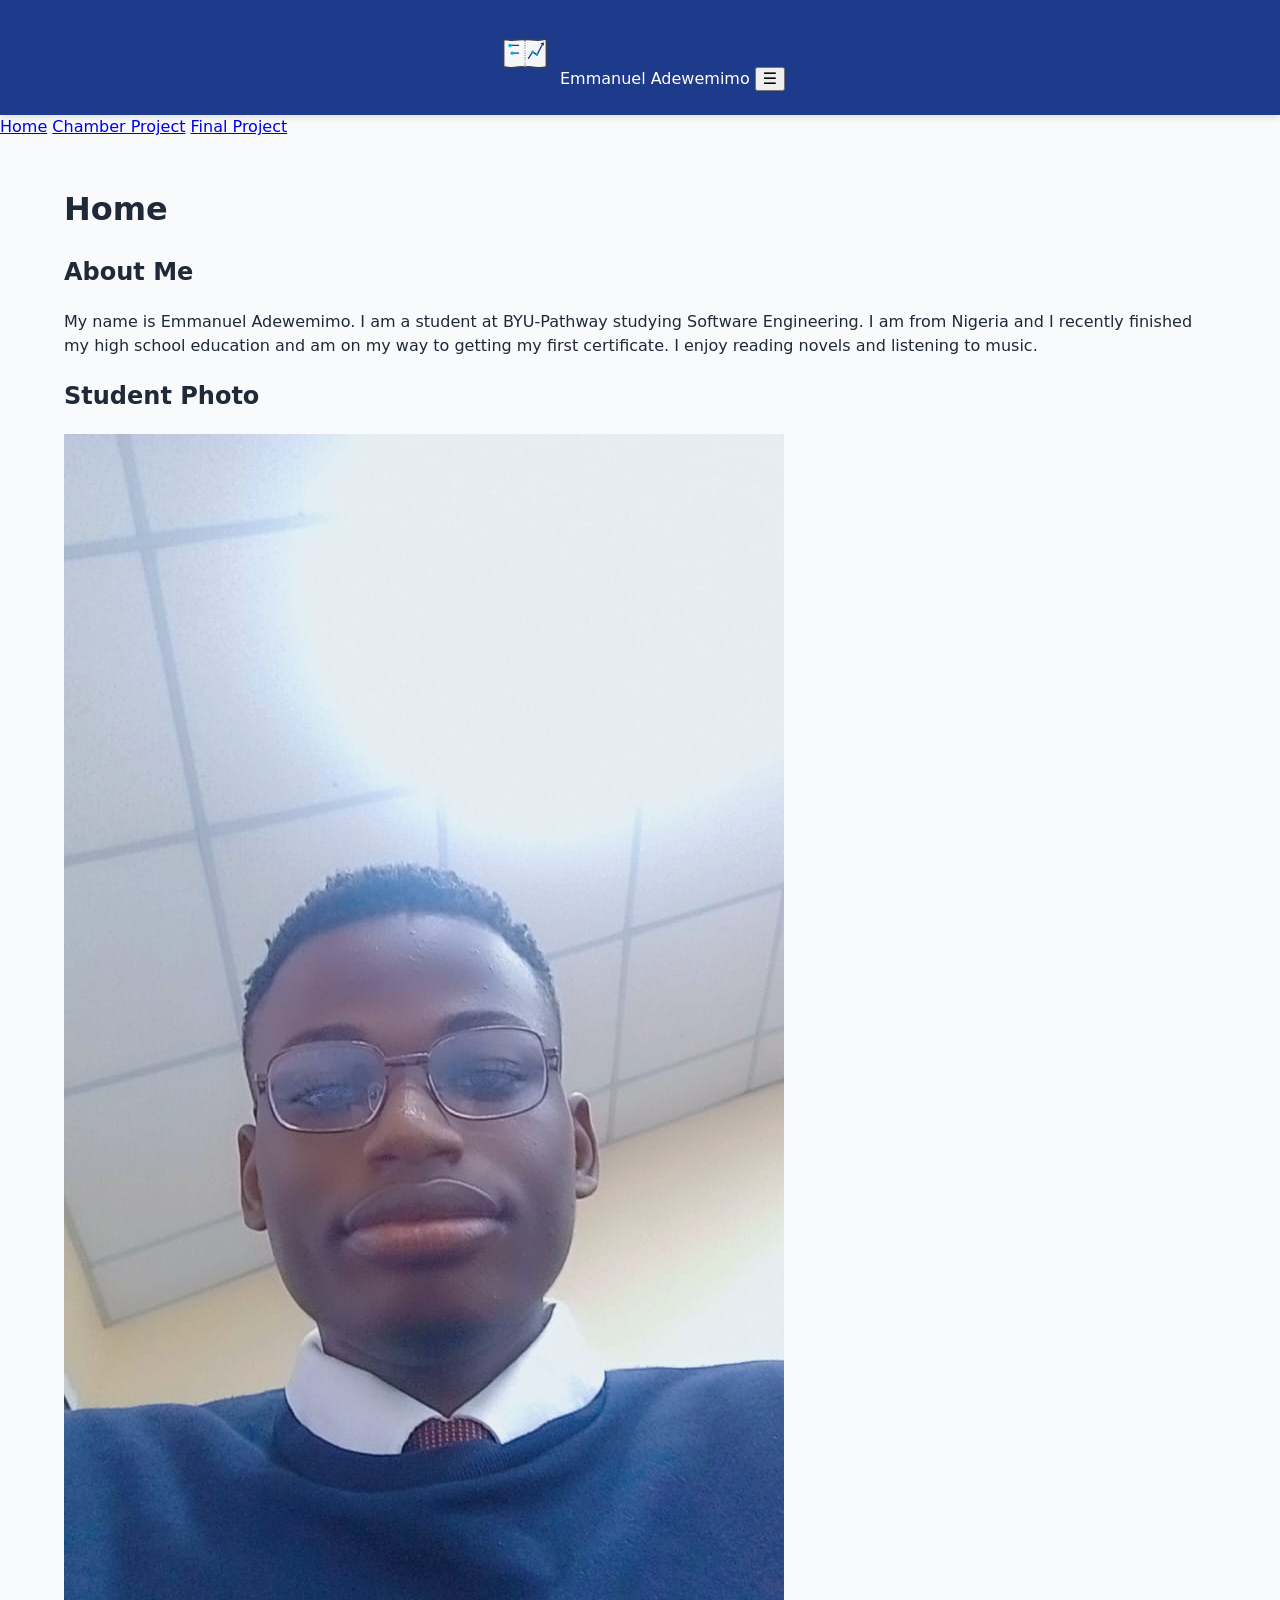
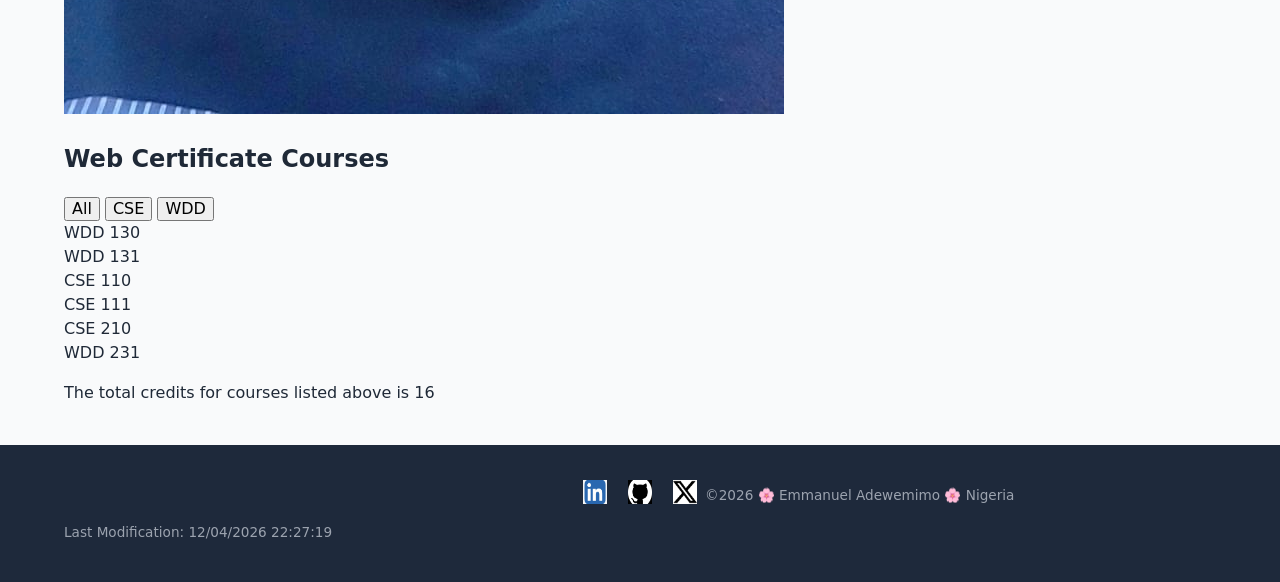
<file: index.html>
<!DOCTYPE html>
<html lang="en">
<head>
    <meta charset="utf-8">
    <meta property="og:title" content="WDD 231 Course Home Page - Emmanuel Adewemimo">
    <meta property="og:description" content="My Homepage linking to the project for Lagos Chamber of Commerce">
    <meta property="og:image" content="images/my-profile-image.jpeg">
    <meta property="og:url" content="https://emmyx8861.github.io/wdd231/">
    <meta name="viewport" content="width=device-width, initial-scale=1">
    <meta name="description" content="My Homepage linking to the project for Lagos Chamber of Commerce">
    <meta name="author" content="Adewemimo Emmanuel">
    <title>WDD 231 Course Home Page - Emmanuel Adewemimo</title>   
    <link rel="preconnect" href="https://fonts.googleapis.com">
    <link rel="preconnect" href="https://fonts.gstatic.com" crossorigin>
    <link href="https://fonts.googleapis.com/css2?family=Roboto:ital,wght@0,300;0,400;0,700;0,900;1,400&display=swap" rel="stylesheet">
    <link rel="stylesheet" href="styles/normalize.css">
    <link rel="stylesheet" href="styles/small.css">
    <link rel="stylesheet" href="styles/large.css">
    <script src="scripts/navigation.js" defer></script>
    <script src="scripts/date.js" defer></script>
    <script src="scripts/course.js" defer></script>
</head>
<body>

    <header>
    
     <img src="images/logo.svg" alt="WDD 231 Course Logo" class="logo" width="60" height="60">
     <span>Emmanuel Adewemimo</span>
     <button id="menu" aria-label="Toggle navigation menu">&#9776;</button>
    </header>

    <nav>
        <a href="index.html" class="active">Home</a>
        <a href="chamber/index.html">Chamber Project</a>
        <a href="final-project.html">Final Project</a>
    </nav>

    <main>
        <h1>Home</h1>
        
        <section class="about-section">
            <h2>About Me</h2>
            <p>My name is Emmanuel Adewemimo. I am a student at BYU-Pathway studying Software Engineering. I am from Nigeria and I recently finished my high school education and am on my way to getting my first certificate. I enjoy reading novels and listening to music.</p>
        </section>
        
        <section class="photo-section">
            <h2>Student Photo</h2>
            <img src="images/my-profile-image.jpeg" alt="Emmanuel Adewemimo Profile Image">
        </section>
        
        <section class="courses-section">
            <h2>Web Certificate Courses</h2>
            <div class="filter-buttons">
                <button id="all-btn" class="btn active">All</button>
                <button id="cse-btn" class="btn">CSE</button>
                <button id="wdd-btn" class="btn">WDD</button>
            </div>
            <div class="course-grid"></div>
            <p id="total-credits"></p>
        </section>
    </main>

    <footer>
        <div class="social-links">
            <a href="https://www.linkedin.com/in/emmanuel-adewemimo" target="_blank" rel="noopener"><img src="images/linkedin-icon.png" alt="LinkedIn Profile"></a>
            <a href="https://github.com/Emmyx8861" target="_blank" rel="noopener"><img src="images/github-icon.png" alt="GitHub Repository"></a>
            <a href="https://x.com" target="_blank" rel="noopener"><img src="images/twitter-icon.png" alt="Twitter Profile"></a>
        </div>
        <p>&copy;<span id="current-year"></span> &#x1F338; Emmanuel Adewemimo &#x1F338; Nigeria</p>
        <p id="lastModified"></p>
    </footer>

</body>
</html>
</file>
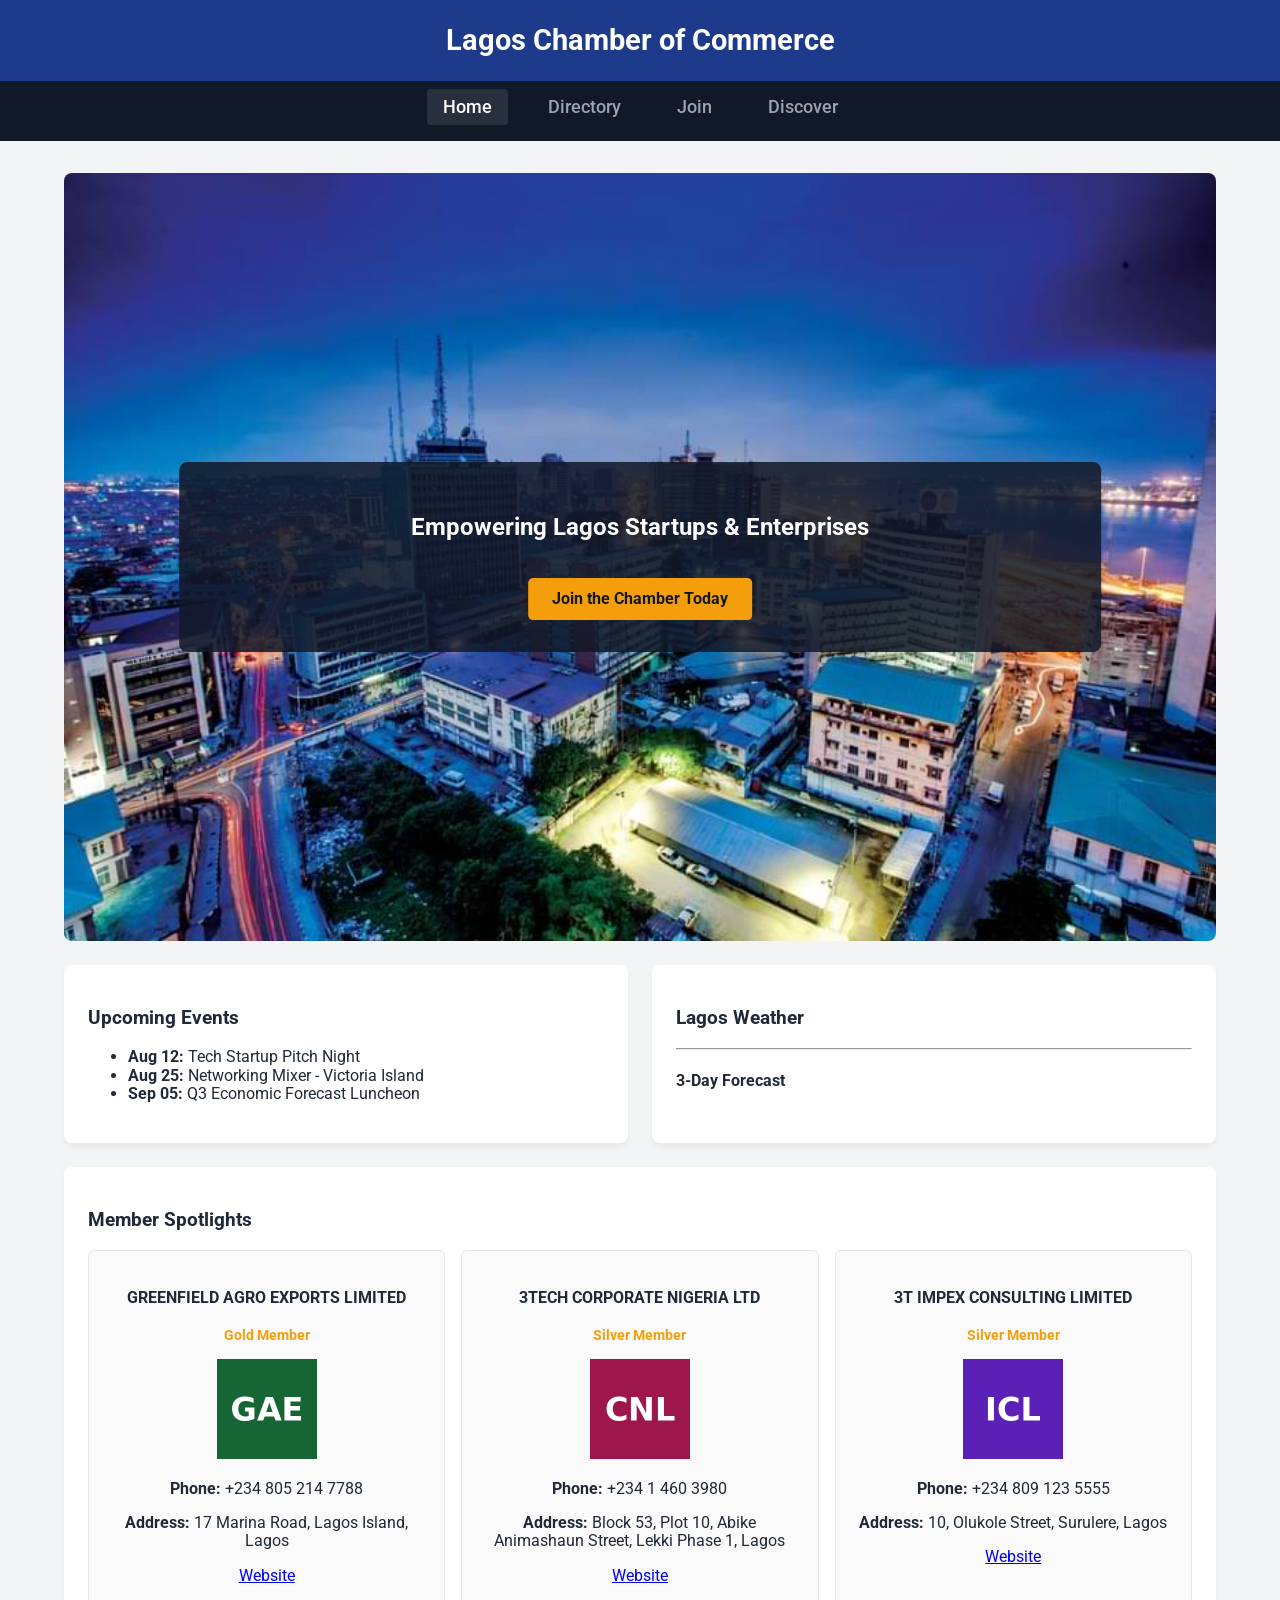
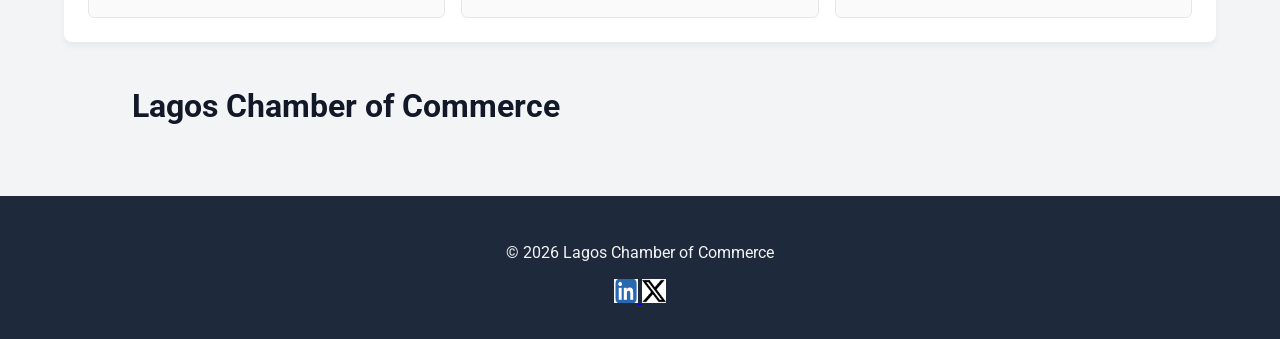
<file: chamber/index.html>
<!DOCTYPE html>
<html lang="en">
<head>
    <meta charset="UTF-8">
    <meta name="viewport" content="width=device-width, initial-scale=1.0">
    <title>Home - Lagos Chamber of Commerce</title>
    <meta name="description" content="Lagos Chamber of Commerce. Empowering startups, enterprises, and local businesses in Lagos, Nigeria.">
    <meta name="author" content="Adewemimo Emmanuel">
    <link rel="icon" href="images/favicon.ico">
    <meta property="og:title" content="Directory - Lagos Chamber of Commerce">
    <meta property="og:description" content="Directory containing Information regarding business owners">
    <meta property="og:image" content="https://emmyx8861.github.io/wdd231/chamber/images/logo.svg">
    <meta property="og:url" content="https://emmyx8861.github.io/wdd231/chamber/directory.html">
    <link rel="preconnect" href="https://fonts.googleapis.com">
    <link rel="preconnect" href="https://fonts.gstatic.com" crossorigin>
    <link href="https://fonts.googleapis.com/css2?family=Roboto:ital,wght@0,300;0,400;0,700;1,400&display=swap" rel="stylesheet">
    <link rel="stylesheet" href="styles/normalize.css">
    <link rel="stylesheet" href="styles/new_large.css">
    <link rel="stylesheet" href="styles/base.css">
    <script src="scripts/home.js" defer></script>
</head>
<body>
    <header>
        <p class="header-title">Lagos Chamber of Commerce</p>
    </header>
    
    <nav>
        <ul class="nav-menu">
            <li><a href="index.html" class="active">Home</a></li>
            <li><a href="directory.html">Directory</a></li>
            <li><a href="join.html">Join</a></li>
            <li><a href="discover.html">Discover</a></li>
        </ul>
    </nav>

    <main class="home-grid">
        <h1>Lagos Chamber of Commerce</h1>
        <section class="hero">
            <picture>
                <img src="images/lagos-hero.jpg" alt="Lagos City Skyline" width="800" height="400" loading="lazy">
            </picture>
            <div class="hero-content">
                <h2>Empowering Lagos Startups & Enterprises</h2>
                <a href="join.html" class="cta-button">Join the Chamber Today</a>
            </div>
        </section>
        
        <section class="events card">
            <h3>Upcoming Events</h3>
            <ul>
                <li><strong>Aug 12:</strong> Tech Startup Pitch Night</li>
                <li><strong>Aug 25:</strong> Networking Mixer - Victoria Island</li>
                <li><strong>Sep 05:</strong> Q3 Economic Forecast Luncheon</li>
            </ul>
        </section>
        
        <section class="weather card">
            <h3>Lagos Weather</h3>
            <div id="current-weather">
            </div>
            <hr>
            <h4>3-Day Forecast</h4>
            <div id="weather-forecast">
            </div>
        </section>
        
        <section class="spotlights card">
            <h3>Member Spotlights</h3>
            <div id="spotlight-container">
            </div>
        </section>
    </main>

    <footer>
        <p>&copy; <span id="year">2026</span> Lagos Chamber of Commerce</p>
        <div class="social-links">
            <a href="#" target="_blank" rel="noopener">
                <img src="images/linkedin-icon.png" alt="LinkedIn" width="24" height="24" loading="lazy">
            </a>
            <a href="#" target="_blank" rel="noopener">
                <img src="images/twitter-icon.png" alt="Twitter" width="24" height="24" loading="lazy">
            </a>
        </div>
    </footer>
</body>
</html>
</file>
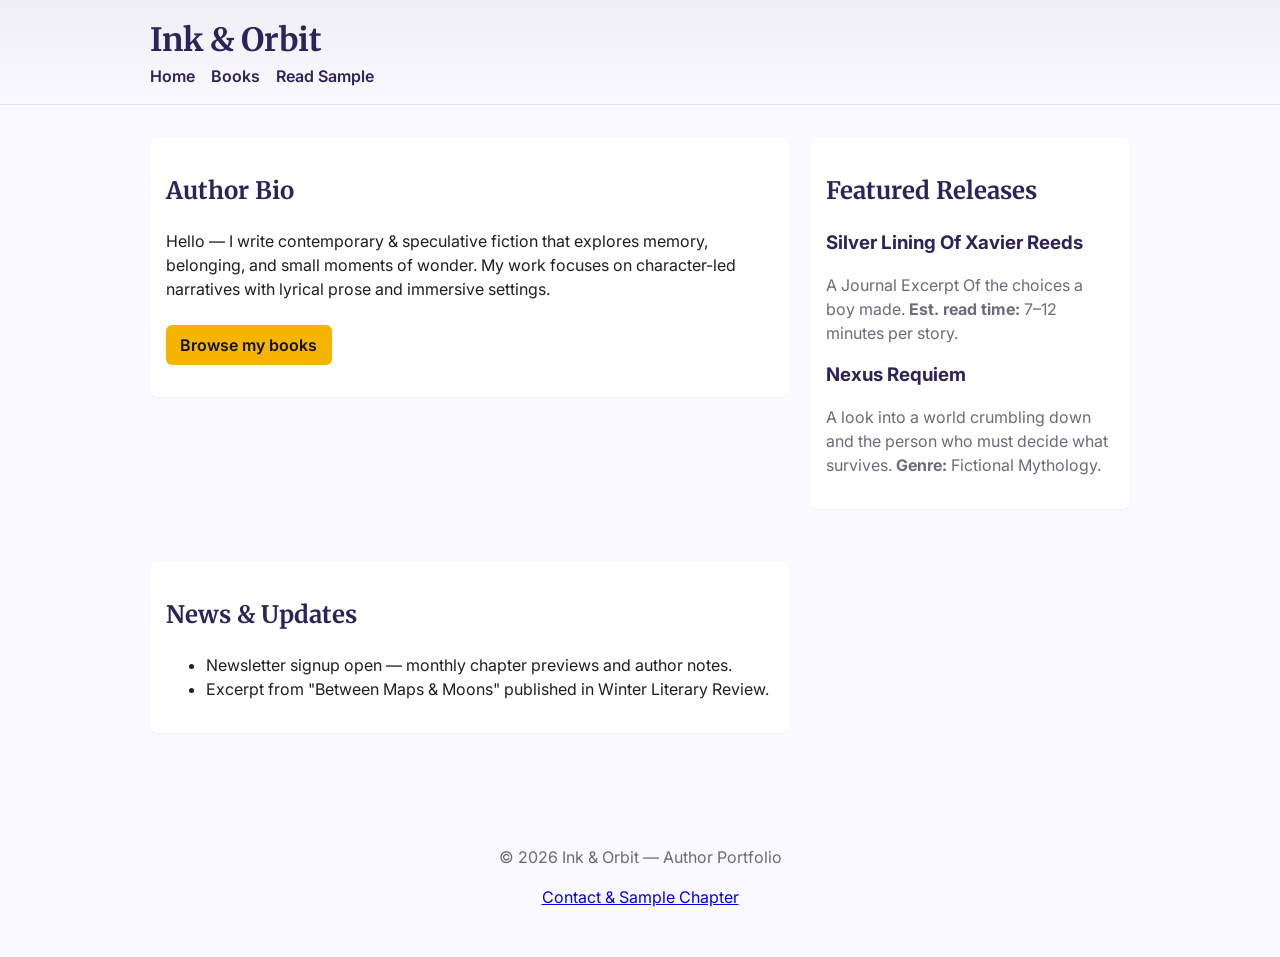
<file: final-project/index.html>
<!doctype html>
<html lang="en">
<head>
  <meta charset="utf-8">
  <meta name="viewport" content="width=device-width, initial-scale=1">
  <meta property="og:title" content="Ink & Orbit — Home">
  <meta property="og:description" content="The official homepage for Ink & Orbit, featuring author bio, books, and news.">
  <meta property="og:image" content="images/my-profile-image.jpeg">
  <meta property="og:url" content="https://emmyx8861.github.io/wdd231/">
  <meta name="description" content="The official homepage for Ink & Orbit, featuring author bio, books, and news.">
  <meta name="author" content="Adewemimo Emmanuel">
  <title>Ink & Orbit — Home</title>
  <link rel="preconnect" href="https://fonts.googleapis.com">
  <link rel="preconnect" href="https://fonts.gstatic.com" crossorigin>
  <link href="https://fonts.googleapis.com/css2?family=Inter:wght@300;400;600&family=Merriweather:wght@700&display=swap" rel="stylesheet">
  <link rel="stylesheet" href="styles/normalize.css">
  <link rel="stylesheet" href="styles/author-portfolio.css">
</head>
<body>
  <header class="site-header">
    <div class="container">
      <h1 class="site-title">Ink & Orbit</h1>
      <nav aria-label="Main navigation">
        <ul class="nav">
          <li><a href="index.html">Home</a></li>
          <li><a href="books.html">Books</a></li>
          <li><a href="chapter.html">Read Sample</a></li>
        </ul>
      </nav>
    </div>
  </header>

  <main class="container">
    <section id="author-bio" class="card">
      <h2>Author Bio</h2>
      <p>Hello — I write contemporary & speculative fiction that explores memory, belonging, and small moments of wonder. My work focuses on character-led narratives with lyrical prose and immersive settings.</p>
      <p class="cta"><a class="btn" href="books.html">Browse my books</a></p>
    </section>

    <section id="featured" class="card">
      <h2>Featured Releases</h2>
      <article class="feature">
        <h3>Silver Lining Of Xavier Reeds</h3>
        <p class="muted">A Journal Excerpt Of the choices a boy made. <strong>Est. read time:</strong> 7–12 minutes per story.</p>
      </article>
      <article class="feature">
        <h3>Nexus Requiem</h3>
        <p class="muted">A look into a world crumbling down and the person who must decide what survives. <strong>Genre:</strong> Fictional Mythology.</p>
      </article>
    </section>

    <section id="news" class="card">
      <h2>News & Updates</h2>
      <ul>
        <li>Newsletter signup open — monthly chapter previews and author notes.</li>
        <li>Excerpt from "Between Maps & Moons" published in Winter Literary Review.</li>
      </ul>
    </section>

  </main>

  <footer class="site-footer">
    <div class="container">
      <p>&copy; 2026 Ink & Orbit — Author Portfolio</p>
      <p><a href="chapter.html">Contact & Sample Chapter</a></p>
    </div>
  </footer><!--Deployment-->
</body>
</html>
</file>
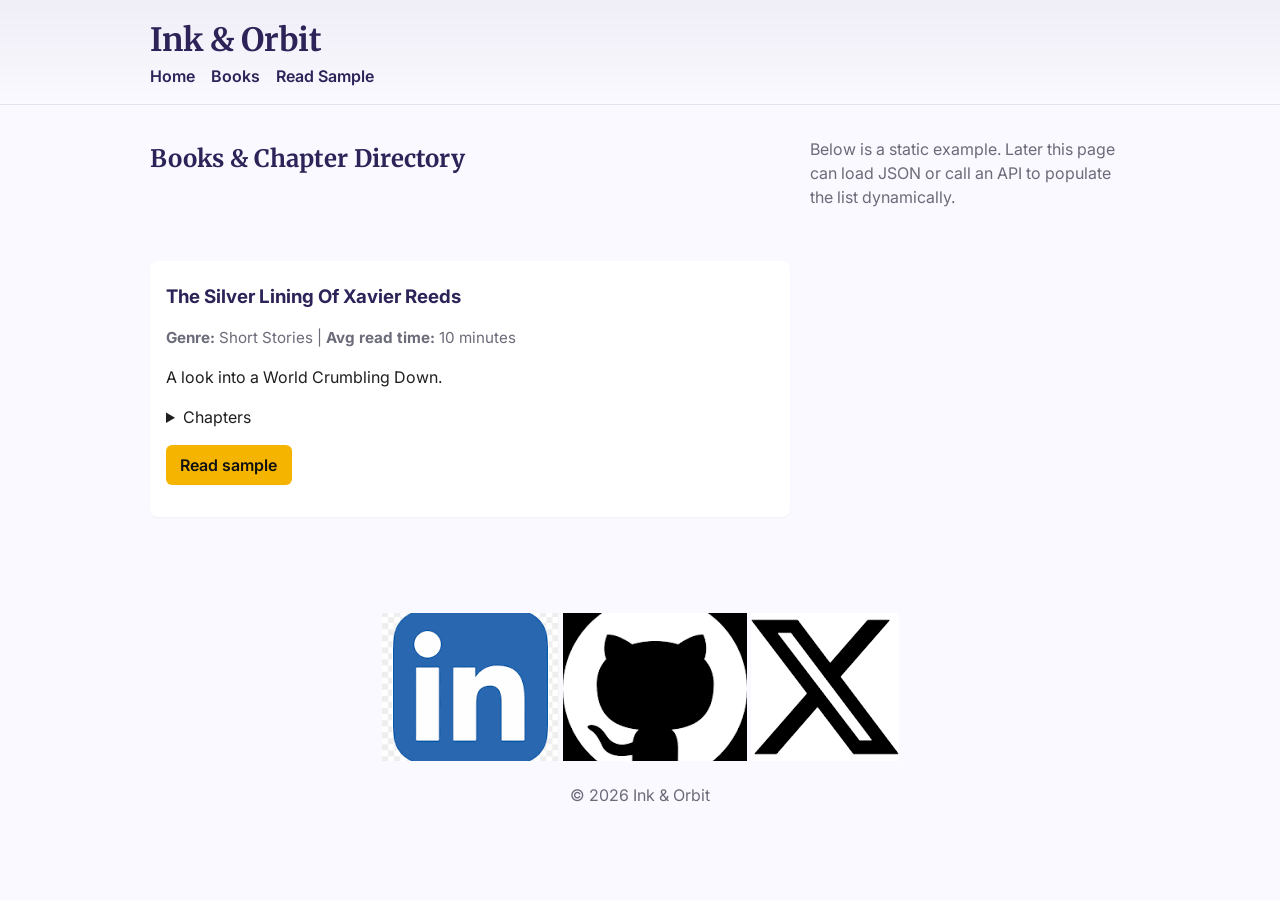
<file: books.html>
<!doctype html>
<html lang="en">
<head>
  <meta charset="utf-8">
  <meta name="viewport" content="width=device-width, initial-scale=1">
  <meta property="og:title" content="Ink & Orbit — Books">
  <meta property="og:description" content="A collection of books by Ink & Orbit">
  <meta property="og:image" content="images/book-cover.jpg">
  <meta property="og:url" content="https://emmyx8861.github.io/wdd231/books.html">
  <title>Ink & Orbit — Books</title>
  <meta name="description" content="A collection of books by Ink & Orbit">
  <meta name="author" content="Adewemimo Emmanuel">
  <link rel="preconnect" href="https://fonts.googleapis.com">
  <link rel="preconnect" href="https://fonts.gstatic.com" crossorigin>
  <link href="https://fonts.googleapis.com/css2?family=Inter:wght@300;400;600&family=Merriweather:wght@700&display=swap" rel="stylesheet">
  <link rel="stylesheet" href="author-portfolio.css">
</head>
<body>
  <header class="site-header">
    <div class="container">
      <h1 class="site-title">Ink & Orbit</h1>
      <nav aria-label="Main navigation">
        <ul class="nav">
          <li><a href="final-project.html">Home</a></li>
          <li><a href="books.html">Books</a></li>
          <li><a href="chapter.html">Read Sample</a></li>
        </ul>
      </nav>
    </div>
  </header>

  <main class="container">
    <h2>Books & Chapter Directory</h2>
    <p class="muted">Below is a static example. Later this page can load JSON or call an API to populate the list dynamically.</p>

    <section class="book-list">
      <article class="book card">
        <h3>The Silver Lining Of Xavier Reeds</h3>
        <p class="meta"><strong>Genre:</strong> Short Stories | <strong>Avg read time:</strong> 10 minutes</p>
        <p>A look into a World Crumbling Down.</p>
        <details>
          <summary>Chapters</summary>
          <ol>
            <li>Prologue: The Abyss Remembers</li>
            <li>Chapter 1: The Illusion of Reedsworth</li>
          </ol>
        </details>
        <p><a class="btn" href="chapter.html">Read sample</a></p>
      </article>
    </section>

  </main>

  <footer class="site-footer">
    <div class="container">
      <div class="social-links">
        <a href="https://www.linkedin.com/in/emmanuel-adewemimo" target="_blank" rel="noopener"><img src="images/linkedin-icon.png" alt="LinkedIn Profile"></a>
        <a href="https://github.com/Emmyx8861" target="_blank" rel="noopener"><img src="images/github-icon.png" alt="GitHub Repository"></a>
        <a href="https://x.com" target="_blank" rel="noopener"><img src="images/twitter-icon.png" alt="Twitter Profile"></a>
      </div>
      <p>&copy; 2026 Ink & Orbit</p>
    </div>
  </footer>
</body>
</html>
</file>
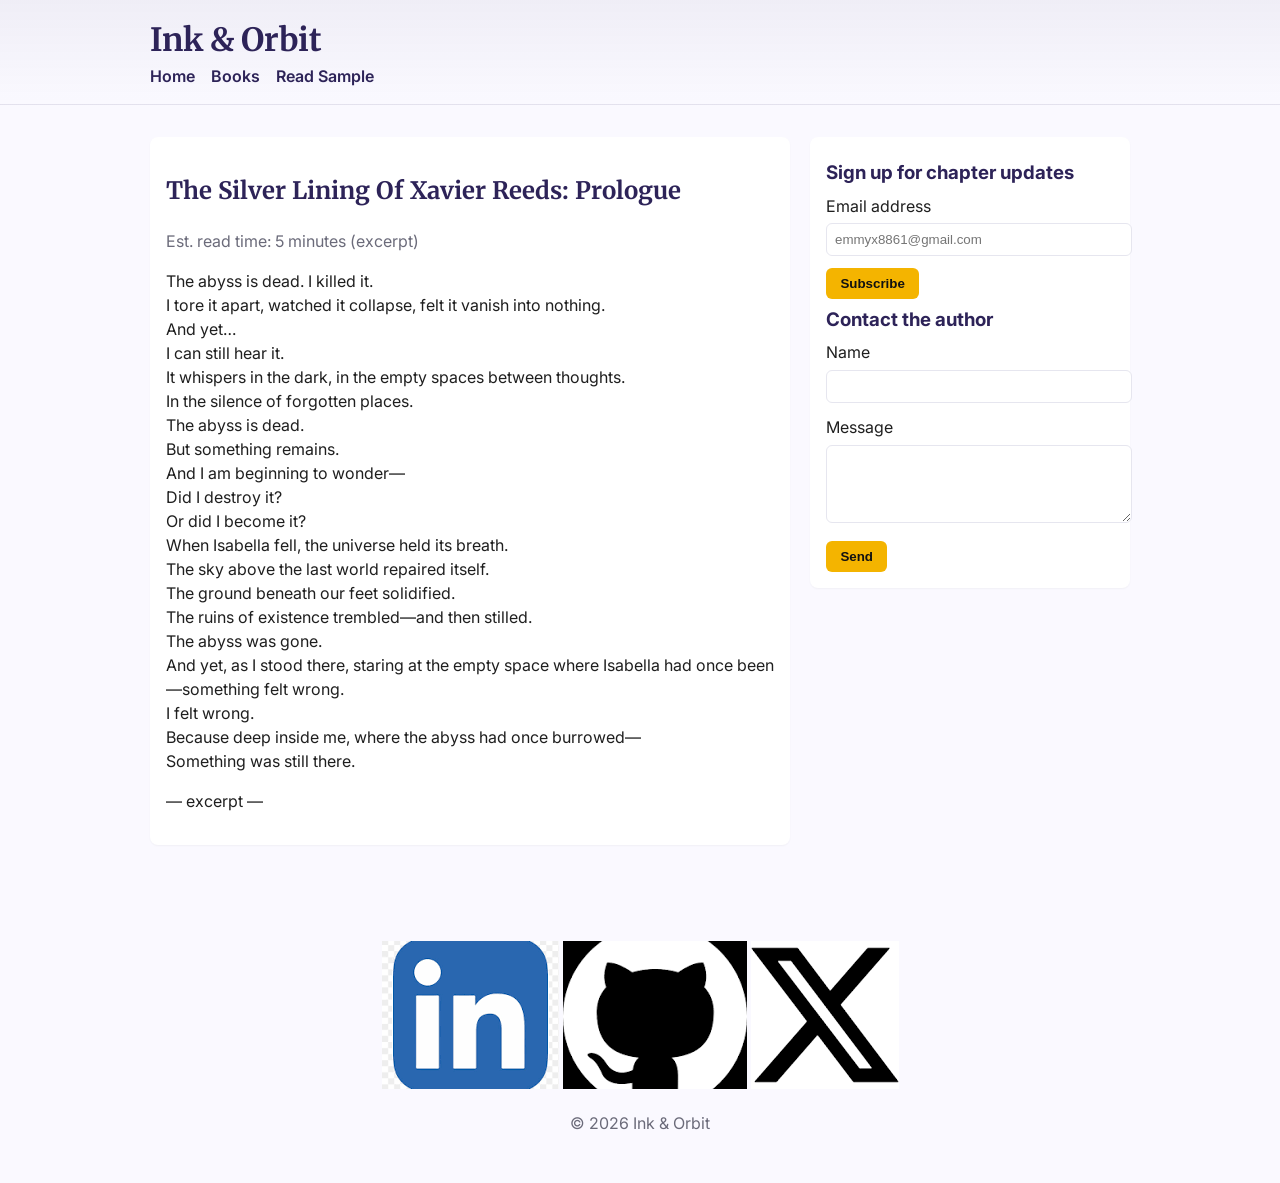
<file: chapter.html>
<!doctype html>
<html lang="en">
<head>
  <meta charset="utf-8">
  <meta name="viewport" content="width=device-width, initial-scale=1">
  <meta property="og:title" content="Ink & Orbit — Sample Chapter">
  <meta property="og:description" content="Read a sample chapter from 'The Silver Lining Of Xavier Reeds'">
  <meta property="og:image" content="images/book-cover.jpg">
  <meta property="og:url" content="https://emmyx8861.github.io/wdd231/chapter.html">
  <meta name="viewport" content="width=device-width, initial-scale=1">
  <meta name="description" content="Read a sample chapter from 'The Silver Lining Of Xavier Reeds'">
  <meta name="author" content="Adewemimo Emmanuel">
  <title>Ink & Orbit — Sample Chapter & Contact</title>
  <link rel="preconnect" href="https://fonts.googleapis.com">
  <link rel="preconnect" href="https://fonts.gstatic.com" crossorigin>
  <link href="https://fonts.googleapis.com/css2?family=Inter:wght@300;400;600&family=Merriweather:wght@700&display=swap" rel="stylesheet">
  <link rel="stylesheet" href="author-portfolio.css">
</head>
<body>
  <header class="site-header">
    <div class="container">
      <h1 class="site-title">Ink & Orbit</h1>
      <nav aria-label="Main navigation">
        <ul class="nav">
          <li><a href="final-project.html">Home</a></li>
          <li><a href="books.html">Books</a></li>
          <li><a href="chapter.html">Read Sample</a></li>
        </ul>
      </nav>
    </div>
  </header>

  <main class="container">
    <article class="card">
      <h2>The Silver Lining Of Xavier Reeds: Prologue</h2>
      <p class="muted">Est. read time: 5 minutes (excerpt)</p>
      <section class="sample">
        <p>The abyss is dead.
          I killed it.
          <br>I tore it apart, watched it collapse, felt it vanish into nothing.
          <br>And yet…
          <br>I can still hear it.
          <br>It whispers in the dark, in the empty spaces between thoughts.
          <br>In the silence of forgotten places.
          <br>The abyss is dead.
          <br>But something remains.
          <br>And I am beginning to wonder—
          <br>Did I destroy it?
          <br>Or did I become it?
          <br>When Isabella fell, the universe held its breath.
          <br>The sky above the last world repaired itself.
          <br>The ground beneath our feet solidified.
          <br>The ruins of existence trembled—and then stilled.
          <br>The abyss was gone.
          <br>And yet, as I stood there, staring at the empty space where Isabella had once been—something felt wrong.
          <br>I felt wrong.
          <br>Because deep inside me, where the abyss had once burrowed—
          <br>Something was still there.

</p>
        <p>— excerpt —</p>
      </section>
    </article>

    <aside class="card contact">
      <h3>Sign up for chapter updates</h3>
      <form id="signup" action="#" method="post" aria-label="Newsletter signup">
        <label for="email">Email address</label>
        <input id="email" name="email" type="email" placeholder="emmyx8861@gmail.com" required>
        <button class="btn" type="submit">Subscribe</button>
      </form>

      <h3>Contact the author</h3>
      <form id="contact" action="#" method="post" aria-label="Contact form">
        <label for="name">Name</label>
        <input id="name" name="name" type="text" required>
        <label for="message">Message</label>
        <textarea id="message" name="message" rows="4" required></textarea>
        <button class="btn" type="submit">Send</button>
      </form>
    </aside>

  </main>

  <footer class="site-footer">
    <div class="container">
      <div class="social-links">
        <a href="https://www.linkedin.com/in/emmanuel-adewemimo" target="_blank" rel="noopener"><img src="images/linkedin-icon.png" alt="LinkedIn Profile"></a>
        <a href="https://github.com/Emmyx8861" target="_blank" rel="noopener"><img src="images/github-icon.png" alt="GitHub Repository"></a>
        <a href="https://x.com" target="_blank" rel="noopener"><img src="images/twitter-icon.png" alt="Twitter Profile"></a>
      </div>
      <p>&copy; 2026 Ink & Orbit</p>
    </div>
  </footer>
</body>
</html>
</file>
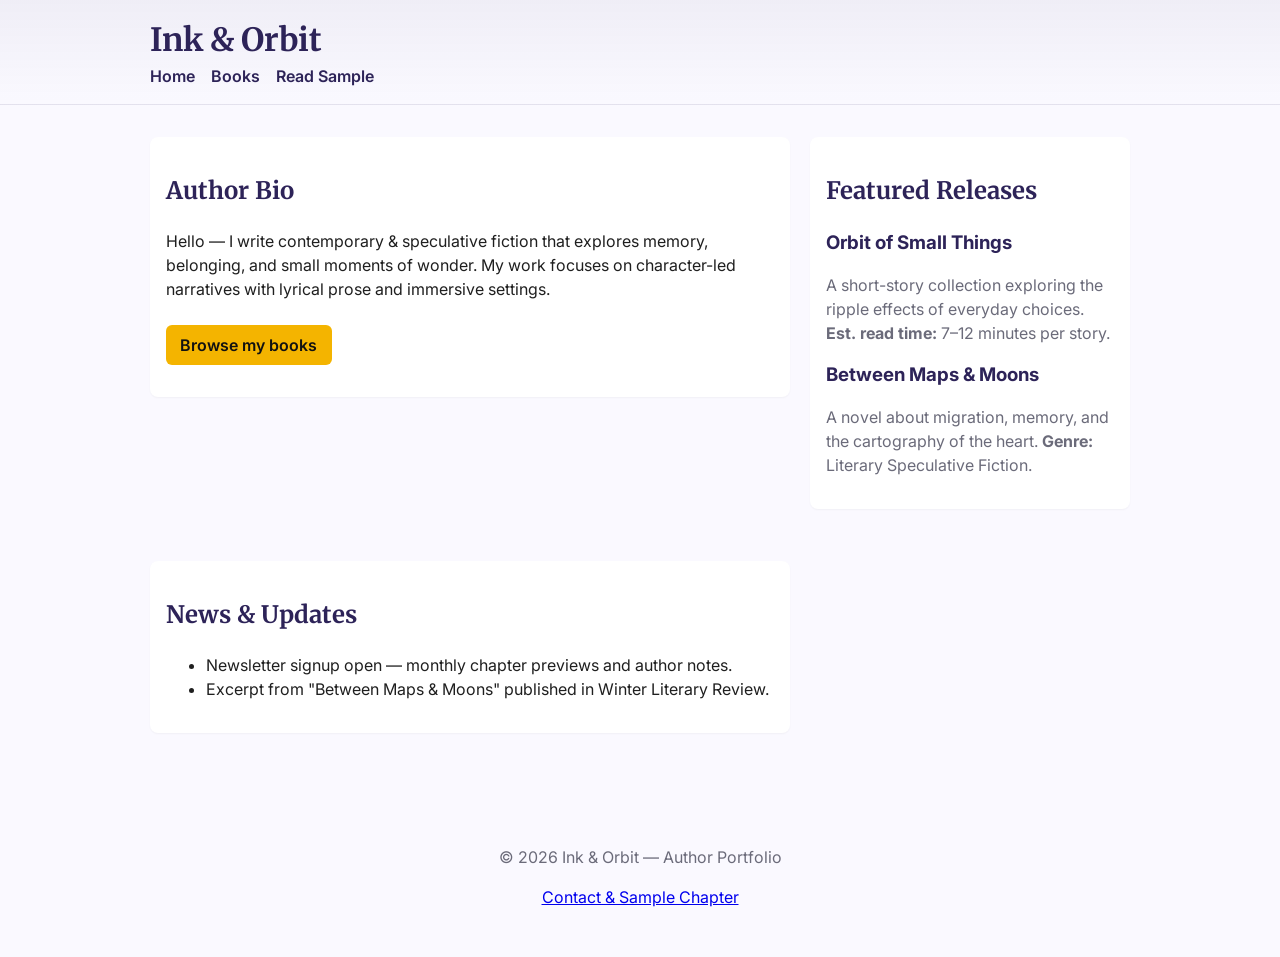
<file: final-project.html>
<!doctype html>
<html lang="en">
<head>
  <meta charset="utf-8">
  <meta name="viewport" content="width=device-width, initial-scale=1">
  <meta property="og:title" content="Ink & Orbit — Home">
  <meta property="og:description" content="The official homepage for Ink & Orbit, featuring author bio, books, and news.">
  <meta property="og:image" content="images/my-profile-image.jpeg">
  <meta property="og:url" content="https://emmyx8861.github.io/wdd231/">
  <meta name="description" content="The official homepage for Ink & Orbit, featuring author bio, books, and news.">
  <meta name="author" content="Adewemimo Emmanuel">
  <title>Ink & Orbit — Home</title>
  <link rel="preconnect" href="https://fonts.googleapis.com">
  <link rel="preconnect" href="https://fonts.gstatic.com" crossorigin>
  <link href="https://fonts.googleapis.com/css2?family=Inter:wght@300;400;600&family=Merriweather:wght@700&display=swap" rel="stylesheet">
  <link rel="stylesheet" href="author-portfolio.css">
</head>
<body>
  <header class="site-header">
    <div class="container">
      <h1 class="site-title">Ink & Orbit</h1>
      <nav aria-label="Main navigation">
        <ul class="nav">
          <li><a href="final-project.html">Home</a></li>
          <li><a href="books.html">Books</a></li>
          <li><a href="chapter.html">Read Sample</a></li>
        </ul>
      </nav>
    </div>
  </header>

  <main class="container">
    <section id="author-bio" class="card">
      <h2>Author Bio</h2>
      <p>Hello — I write contemporary & speculative fiction that explores memory, belonging, and small moments of wonder. My work focuses on character-led narratives with lyrical prose and immersive settings.</p>
      <p class="cta"><a class="btn" href="books.html">Browse my books</a></p>
    </section>

    <section id="featured" class="card">
      <h2>Featured Releases</h2>
      <article class="feature">
        <h3>Orbit of Small Things</h3>
        <p class="muted">A short-story collection exploring the ripple effects of everyday choices. <strong>Est. read time:</strong> 7–12 minutes per story.</p>
      </article>
      <article class="feature">
        <h3>Between Maps & Moons</h3>
        <p class="muted">A novel about migration, memory, and the cartography of the heart. <strong>Genre:</strong> Literary Speculative Fiction.</p>
      </article>
    </section>

    <section id="news" class="card">
      <h2>News & Updates</h2>
      <ul>
        <li>Newsletter signup open — monthly chapter previews and author notes.</li>
        <li>Excerpt from "Between Maps & Moons" published in Winter Literary Review.</li>
      </ul>
    </section>

  </main>

  <footer class="site-footer">
    <div class="container">
      <p>&copy; 2026 Ink & Orbit — Author Portfolio</p>
      <p><a href="chapter.html">Contact & Sample Chapter</a></p>
    </div>
  </footer>
</body>
</html>
</file>
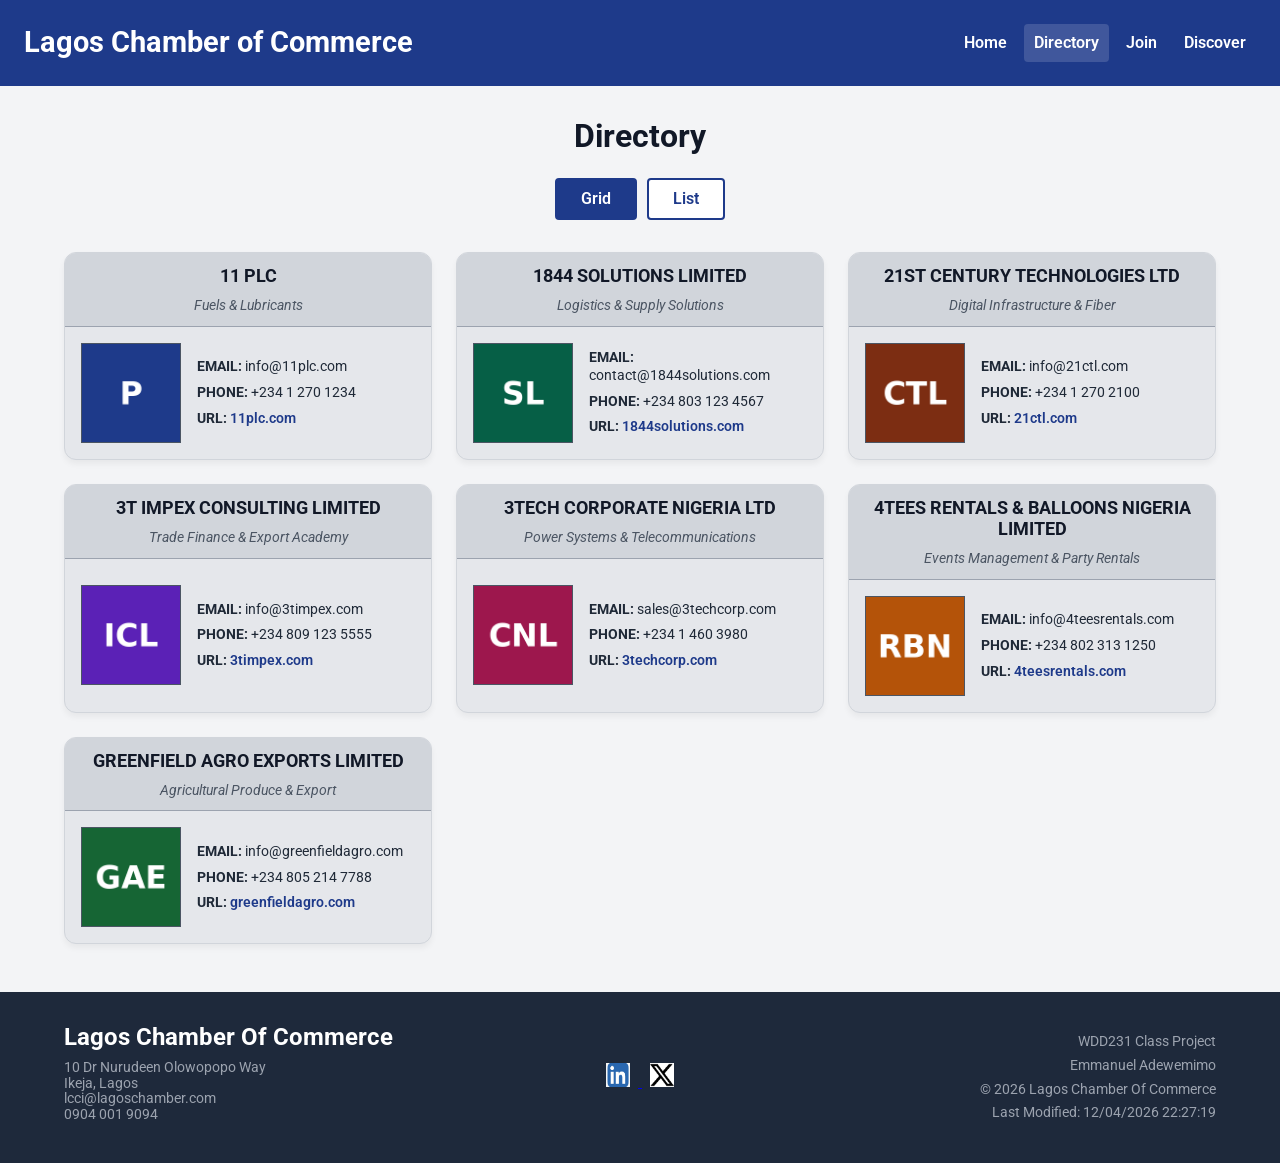
<file: chamber/directory.html>
<!DOCTYPE html>
<html lang="en">
<head>
    <meta charset="utf-8">
    <meta name="viewport" content="width=device-width, initial-scale=1">
    <meta name="description" content="Directory containing Information regarding business owners">
    <meta name="author" content="Adewemimo Emmanuel">
    <title>Directory - Lagos Chamber of Commerce</title>
    <link rel="icon" href="images/favicon.ico">
    <meta property="og:title" content="Directory - Lagos Chamber of Commerce">
    <meta property="og:description" content="Directory containing Information regarding business owners">
    <meta property="og:image" content="https://emmyx8861.github.io/wdd231/chamber/images/logo.svg">
    <meta property="og:url" content="https://emmyx8861.github.io/wdd231/chamber/directory.html">
    <link rel="preconnect" href="https://fonts.googleapis.com">
    <link rel="preconnect" href="https://fonts.gstatic.com" crossorigin>
    <link href="https://fonts.googleapis.com/css2?family=Roboto:ital,wght@0,300;0,400;0,700;1,400&display=swap" rel="stylesheet">
    <script src="scripts/directory.js" defer></script>
    <link rel="stylesheet" href="styles/normalize.css">
    <link rel="stylesheet" href="styles/small.css">
    <link rel="stylesheet" href="styles/large.css">
</head>
<body>
    <header>
        <p class="header-title">Lagos Chamber of Commerce</p>
        <button id="navToggle" class="nav-toggle" aria-label="Open navigation menu" aria-expanded="false">
            <span></span>
            <span></span>
            <span></span>
        </button>
        <nav id="primaryNav" class="primary-nav">
            <ul>
                <li><a href="index.html">Home</a></li>
                <li><a href="directory.html" aria-current="page" class="current">Directory</a></li>
                <li><a href="join.html">Join</a></li>
                <li><a href="discover.html">Discover</a></li>
            </ul>
        </nav>
    </header>

    <main>
        <h1>Directory</h1>

        <div class="menu">
            <button id="gridBtn" class="active">Grid</button>
            <button id="listBtn">List</button>
        </div>

        <div id="directory-container" class="grid"></div>
    </main>

    <footer>
        <div class="contact-details">
            <h2>Lagos Chamber Of Commerce</h2>
            <p>
                10 Dr Nurudeen Olowopopo Way<br>
                Ikeja, Lagos<br>
                lcci@lagoschamber.com<br>
                0904 001 9094
            </p>
        </div>

        <div class="social-links">
            <a href="https://www.linkedin.com" target="_blank" rel="noopener">
                <img src="images/linkedin-icon.png" alt="LinkedIn Profile" width="24" height="24" loading="lazy">
            </a>
            <a href="https://x.com" target="_blank" rel="noopener">
                <img src="images/twitter-icon.png" alt="Twitter Profile" width="24" height="24" loading="lazy">
            </a>
        </div>
        
        <div class="footer-details">
            <p>WDD231 Class Project</p>
            <p>Emmanuel Adewemimo</p>
            <p>&copy; <span id="current-year"></span> Lagos Chamber Of Commerce</p>
            <p>Last Modified: <span id="lastModified"></span></p>
        </div>
    </footer>
</body>
</html>
</file>
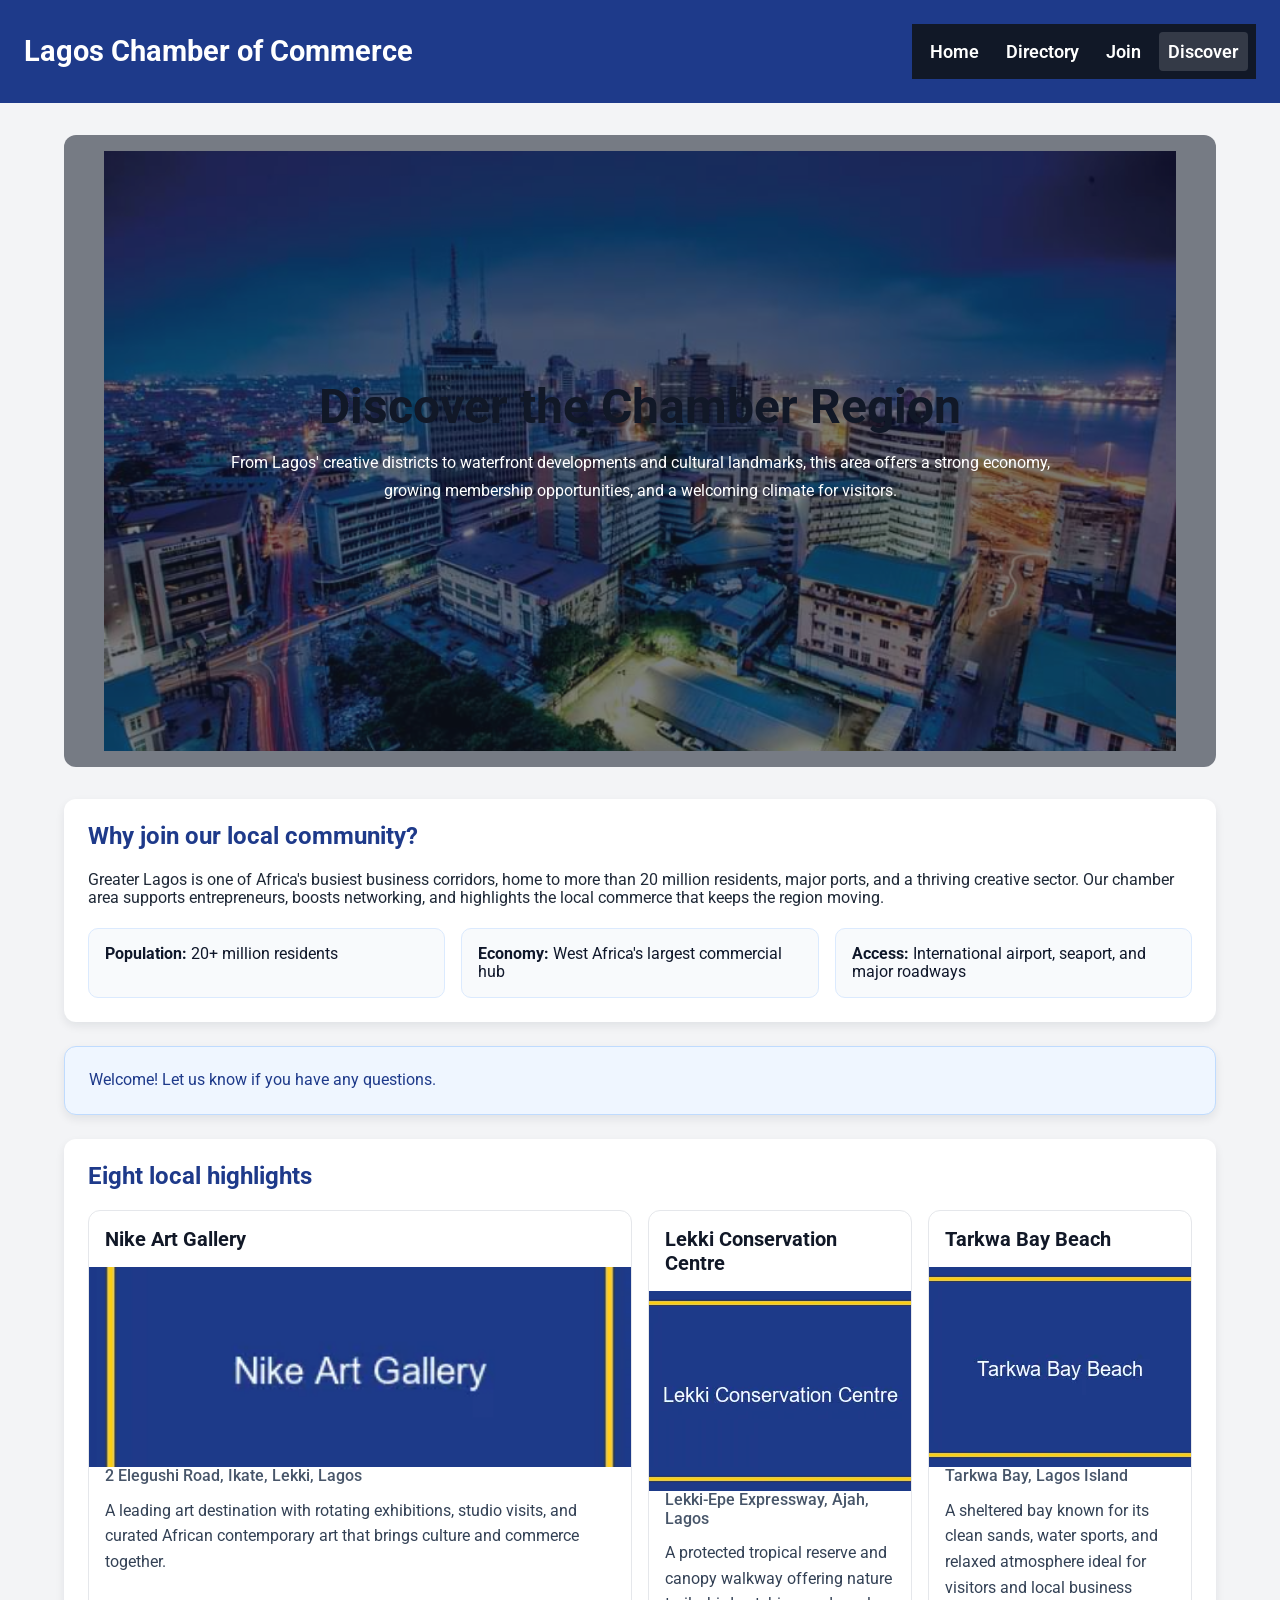
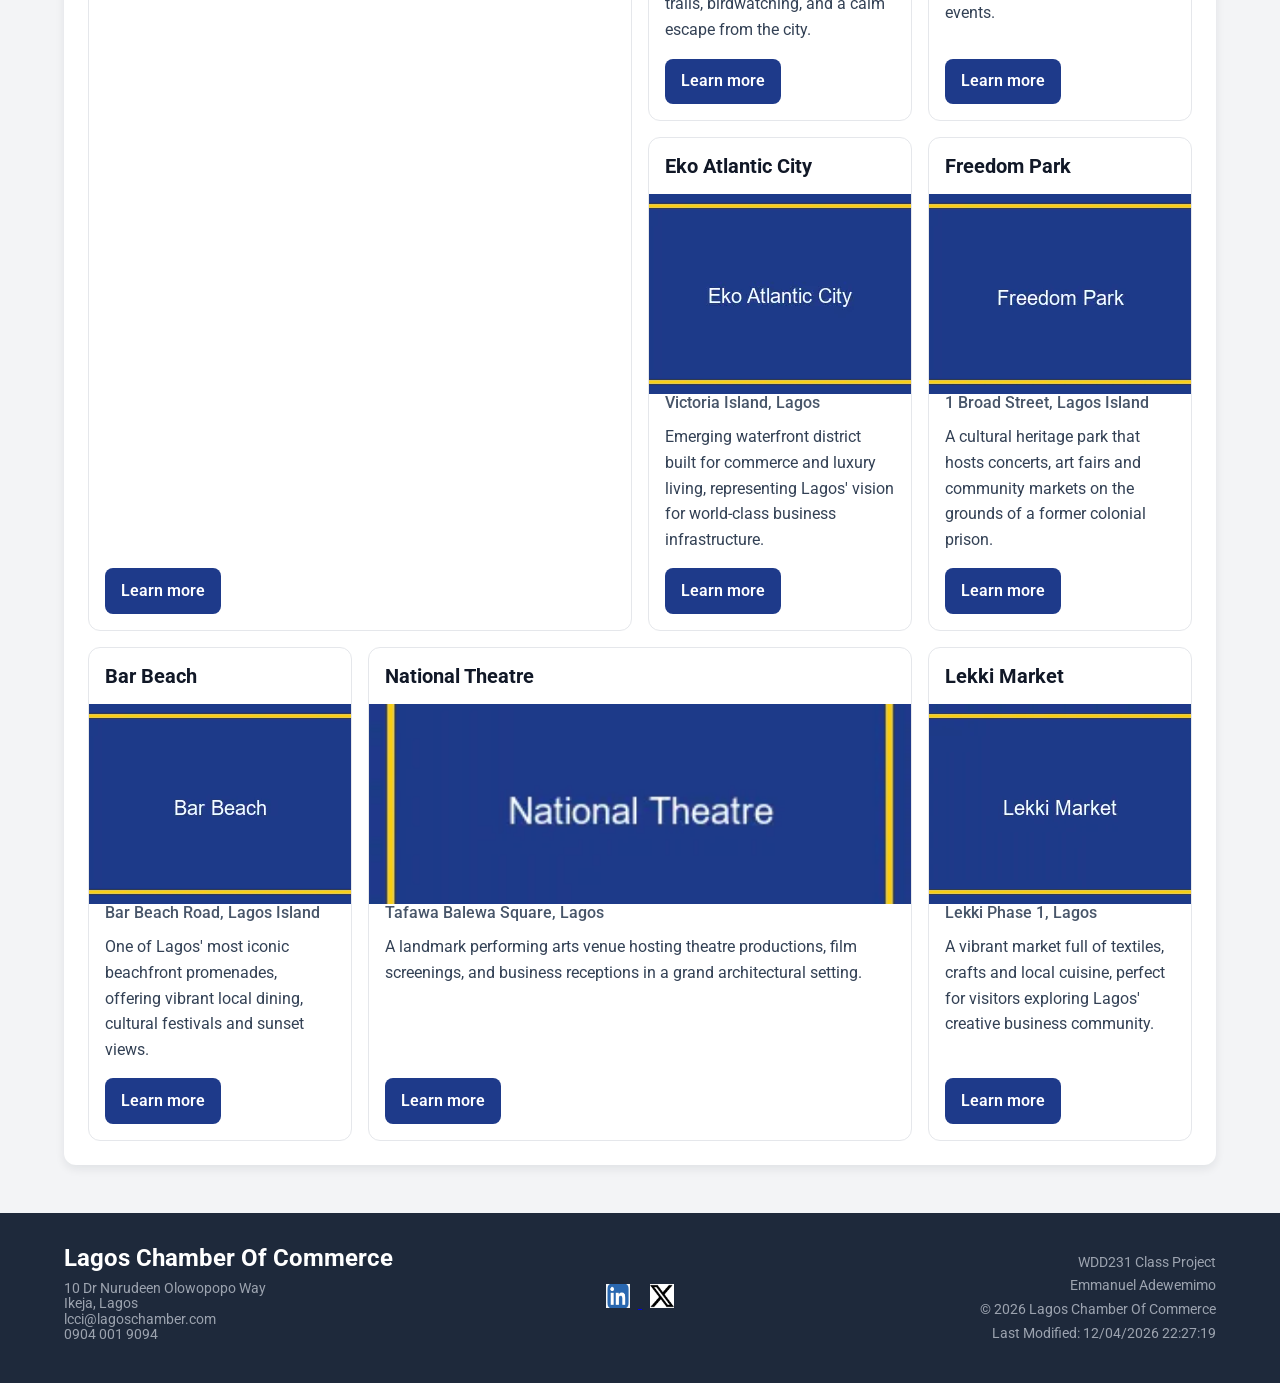
<file: chamber/discover.html>
<!DOCTYPE html>
<html lang="en">
<head>
    <meta charset="utf-8">
    <meta name="viewport" content="width=device-width, initial-scale=1">
    <meta name="description" content="Discover the Lagos Chamber of Commerce area with attractions, demographics, and visitor information.">
    <meta name="author" content="Adewemimo Emmanuel">
    <title>Discover - Lagos Chamber of Commerce</title>
    <link rel="icon" href="images/favicon.ico">
    <meta property="og:title" content="Discover - Lagos Chamber of Commerce">
    <meta property="og:description" content="Discover the Lagos Chamber of Commerce area with facts, attractions, and local highlights.">
    <meta property="og:image" content="https://emmyx8861.github.io/wdd231/chamber/images/lagos-hero.jpg">
    <meta property="og:url" content="https://emmyx8861.github.io/wdd231/chamber/discover.html">
    <link rel="preconnect" href="https://fonts.googleapis.com">
    <link rel="preconnect" href="https://fonts.gstatic.com" crossorigin>
    <link href="https://fonts.googleapis.com/css2?family=Roboto:ital,wght@0,300;0,400;0,700;1,400&display=swap" rel="stylesheet">
    <link rel="stylesheet" href="styles/normalize.css">
    <link rel="stylesheet" href="styles/base.css">
    <link rel="stylesheet" href="styles/small.css">
    <link rel="stylesheet" href="styles/medium.css">
    <link rel="stylesheet" href="styles/large.css">
    <script src="scripts/discover.js" type="module" defer></script>
</head>
<body>
    <header>
        <p class="header-title">Lagos Chamber of Commerce</p>
        <button id="navToggle" class="nav-toggle" aria-label="Open navigation menu" aria-expanded="false">
            <span></span>
            <span></span>
            <span></span>
        </button>
        <nav id="primaryNav" class="primary-nav">
            <ul>
                <li><a href="index.html">Home</a></li>
                <li><a href="directory.html">Directory</a></li>
                <li><a href="join.html">Join</a></li>
                <li><a href="discover.html" aria-current="page" class="current">Discover</a></li>
            </ul>
        </nav>
    </header>

    <main>
        <section class="discover-hero">
            <figure>
                <img src="images/lagos-hero.jpg" alt="Lagos city skyline" width="1200" height="600" loading="lazy">
            </figure>
            <div class="hero-overlay">
                <h1>Discover the Chamber Region</h1>
                <p>From Lagos' creative districts to waterfront developments and cultural landmarks, this area offers a strong economy, growing membership opportunities, and a welcoming climate for visitors.</p>
            </div>
        </section>

        <section class="discover-intro">
            <h2>Why join our local community?</h2>
            <p>Greater Lagos is one of Africa's busiest business corridors, home to more than 20 million residents, major ports, and a thriving creative sector. Our chamber area supports entrepreneurs, boosts networking, and highlights the local commerce that keeps the region moving.</p>
            <div class="area-facts">
                <div><strong>Population:</strong> 20+ million residents</div>
                <div><strong>Economy:</strong> West Africa's largest commercial hub</div>
                <div><strong>Access:</strong> International airport, seaport, and major roadways</div>
            </div>
        </section>

        <section id="visitMessage" class="visit-notice"></section>

        <section class="gallery-section">
            <h2>Eight local highlights</h2>
            <div id="galleryGrid" class="gallery-grid"></div>
        </section>
    </main>

    <footer>
        <div class="contact-details">
            <h2>Lagos Chamber Of Commerce</h2>
            <p>
                10 Dr Nurudeen Olowopopo Way<br>
                Ikeja, Lagos<br>
                lcci@lagoschamber.com<br>
                0904 001 9094
            </p>
        </div>

        <div class="social-links">
            <a href="https://www.linkedin.com" target="_blank" rel="noopener">
                <img src="images/linkedin-icon.png" alt="LinkedIn Profile" width="24" height="24" loading="lazy">
            </a>
            <a href="https://x.com" target="_blank" rel="noopener">
                <img src="images/twitter-icon.png" alt="Twitter Profile" width="24" height="24" loading="lazy">
            </a>
        </div>
        
        <div class="footer-details">
            <p>WDD231 Class Project</p>
            <p>Emmanuel Adewemimo</p>
            <p>&copy; <span id="current-year"></span> Lagos Chamber Of Commerce</p>
            <p>Last Modified: <span id="lastModified"></span></p>
        </div>
    </footer><!--Deployment-->
</body>
</html>
</file>
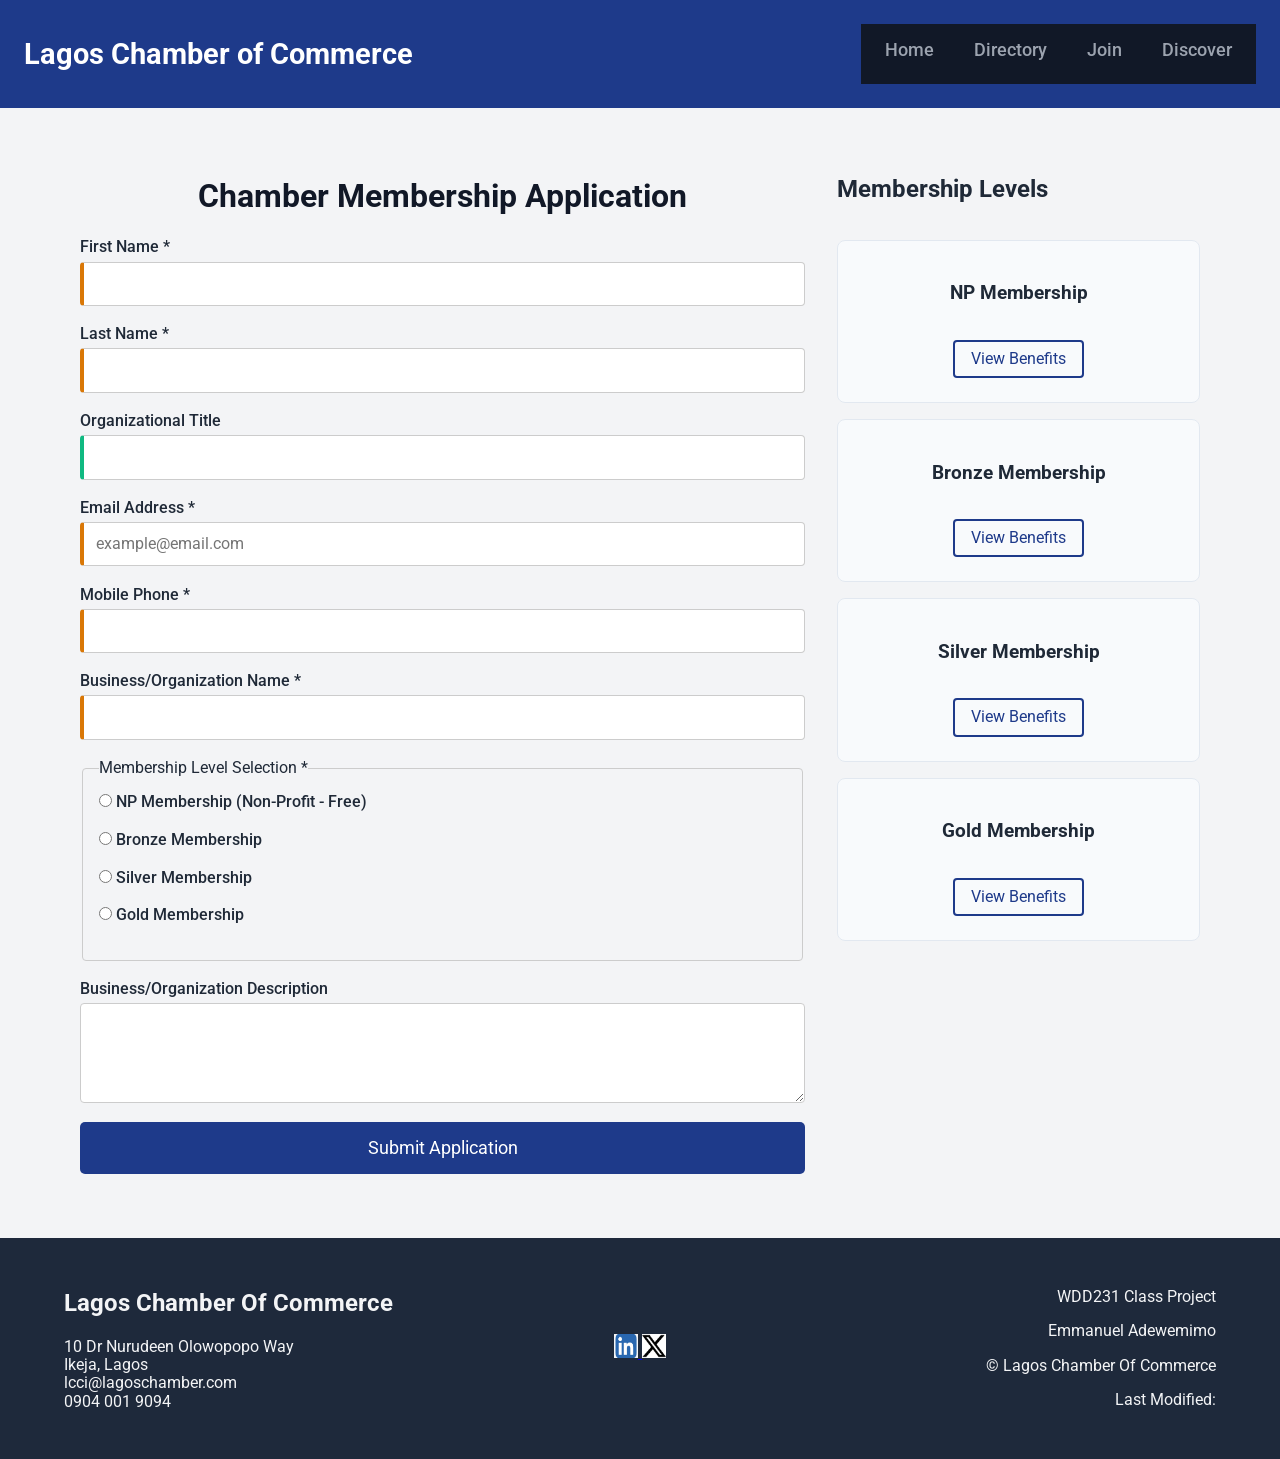
<file: chamber/join.html>
<!DOCTYPE html>
<html lang="en">
<head>
    <meta charset="UTF-8">
    <meta name="viewport" content="width=device-width, initial-scale=1.0">
    <meta name="author" content="Adewemimo Emmanuel">
    <meta name="description" content="Chamber of Commerce membership application form for WDD 231.">
    <title>Join - Lagos Chamber of Commerce</title>
    <link rel="icon" href="images/favicon.ico">
    <meta property="og:title" content="Directory - Lagos Chamber of Commerce">
    <meta property="og:description" content="Directory containing Information regarding business owners">
    <meta property="og:image" content="https://emmyx8861.github.io/wdd231/chamber/images/logo.svg">
    <meta property="og:url" content="https://emmyx8861.github.io/wdd231/chamber/directory.html">
    <link rel="preconnect" href="https://fonts.googleapis.com">
    <link rel="preconnect" href="https://fonts.gstatic.com" crossorigin>
    <link href="https://fonts.googleapis.com/css2?family=Roboto:ital,wght@0,300;0,400;0,700;1,400&display=swap" rel="stylesheet">
    <link rel="stylesheet" href="styles/normalize.css">
    <link rel="stylesheet" href="styles/base.css">
    <link rel="stylesheet" href="styles/large.css">
    <script src="scripts/join.js" defer></script> 
</head>
<body>
    <header>
     <p class="header-title">Lagos Chamber of Commerce</p>
        <button id="navToggle" class="nav-toggle" aria-label="Open navigation menu" aria-expanded="false">
            <span></span>
            <span></span>
            <span></span>
        </button>
        
        <nav id="primaryNav" class="primary-nav">
            <ul>
                <li><a href="index.html">Home</a></li>
                <li><a href="directory.html">Directory</a></li>
                <li><a href="join.html" aria-current="page" class="current">Join</a></li>
                <li><a href="discover.html">Discover</a></li>
            </ul>
        </nav>
    </header>

    <main>
        <div class="join-layout">
        <section class="form-container">
        <h1>Chamber Membership Application</h1>
        <form method="GET" action="thankyou.html" class="join-form">
            
            <label>First Name *
                <input type="text" name="first_name" title="Enter your first name" autocomplete="given-name" required>
            </label>

            <label>Last Name *
                <input type="text" name="last_name" title="Enter your last name" autocomplete="family-name" required>
            </label>

            <label>Organizational Title
                <input type="text" name="org_title" title="Letters, spaces, and hyphens only (Min. 7 characters)" autocomplete="organization-title" pattern="[A-Za-z\s\-]{7,}">
            </label>

            <label>Email Address *
                <input type="email" name="email" title="Enter a valid email address" autocomplete="email" placeholder="example@email.com" required>
            </label>

            <label>Mobile Phone *
                <input type="tel" name="phone" title="Enter your mobile phone number" autocomplete="tel" required>
            </label>

            <label>Business/Organization Name *
                <input type="text" name="business_name" title="Enter your organization's name" autocomplete="organization" required>
            </label>

            <fieldset class="membership-fieldset">
                <legend>Membership Level Selection *</legend>
                <label class="radio-label">
                    <input type="radio" name="membership_level" value="np" required> NP Membership (Non-Profit - Free)
                </label>
                <label class="radio-label">
                    <input type="radio" name="membership_level" value="bronze"> Bronze Membership
                </label>
                <label class="radio-label">
                    <input type="radio" name="membership_level" value="silver"> Silver Membership
                </label>
                <label class="radio-label">
                    <input type="radio" name="membership_level" value="gold"> Gold Membership
                </label>
            </fieldset>

            <label>Business/Organization Description
                <textarea name="description" title="Provide a brief description of your business or organization" rows="4"></textarea>
            </label>

            <input type="hidden" name="timestamp" id="timestamp">

            <button type="submit" class="submit-btn">Submit Application</button>
        </form>
    </section>

    <section class="membership-cards">
        <h2>Membership Levels</h2>
        <div class="level-card np">
            <h3>NP Membership</h3>
            <button class="open-modal" data-target="modal-np">View Benefits</button>
        </div>
        <div class="level-card bronze">
            <h3>Bronze Membership</h3>
            <button class="open-modal" data-target="modal-bronze">View Benefits</button>
        </div>
        <div class="level-card silver">
            <h3>Silver Membership</h3>
            <button class="open-modal" data-target="modal-silver">View Benefits</button>
        </div>
        <div class="level-card gold">
            <h3>Gold Membership</h3>
            <button class="open-modal" data-target="modal-gold">View Benefits</button>
        </div>
    </section>
</div>

<dialog id="modal-np">
    <h2>Non-Profit Membership</h2>
    <p><strong>Cost:</strong> Free</p>
    <p><strong>Benefits:</strong> Basic directory listing and access to networking events designed for non-profit organizations.</p>
    <button class="close-modal">Close</button>
</dialog>

<dialog id="modal-bronze">
    <h2>Bronze Membership</h2>
    <p><strong>Cost:</strong> $200 / Year</p>
    <p><strong>Benefits:</strong> Standard directory listing, monthly newsletter inclusion, and 10% off event tickets.</p>
    <button class="close-modal">Close</button>
</dialog>

<dialog id="modal-silver">
    <h2>Silver Membership</h2>
    <p><strong>Cost:</strong> $500 / Year</p>
    <p><strong>Benefits:</strong> Premium directory placement, quarterly homepage spotlights, and two free event passes.</p>
    <button class="close-modal">Close</button>
</dialog>

<dialog id="modal-gold">
    <h2>Gold Membership</h2>
    <p><strong>Cost:</strong> $1,000 / Year</p>
    <p><strong>Benefits:</strong> Guaranteed homepage spotlight, VIP event access, free training workshops, and comprehensive advertising.</p>
    <button class="close-modal">Close</button>
</dialog>
    </main>

    <footer>
        <div class="contact-details">
            <h2>Lagos Chamber Of Commerce</h2>
            <p>
                10 Dr Nurudeen Olowopopo Way<br>
                Ikeja, Lagos<br>
                lcci@lagoschamber.com<br>
                0904 001 9094
            </p>
        </div>

        <div class="social-links">
            <a href="https://www.linkedin.com" target="_blank" rel="noopener">
                <img src="images/linkedin-icon.png" alt="LinkedIn Profile" width="24" height="24" loading="lazy">
            </a>
            <a href="https://x.com" target="_blank" rel="noopener">
                <img src="images/twitter-icon.png" alt="Twitter Profile" width="24" height="24" loading="lazy">
            </a>
        </div>
        
        <div class="footer-details">
            <p>WDD231 Class Project</p>
            <p>Emmanuel Adewemimo</p>
            <p>&copy; <span id="current-year"></span> Lagos Chamber Of Commerce</p>
            <p>Last Modified: <span id="lastModified"></span></p>
        </div>
    </footer>

</body>
</html>
</file>
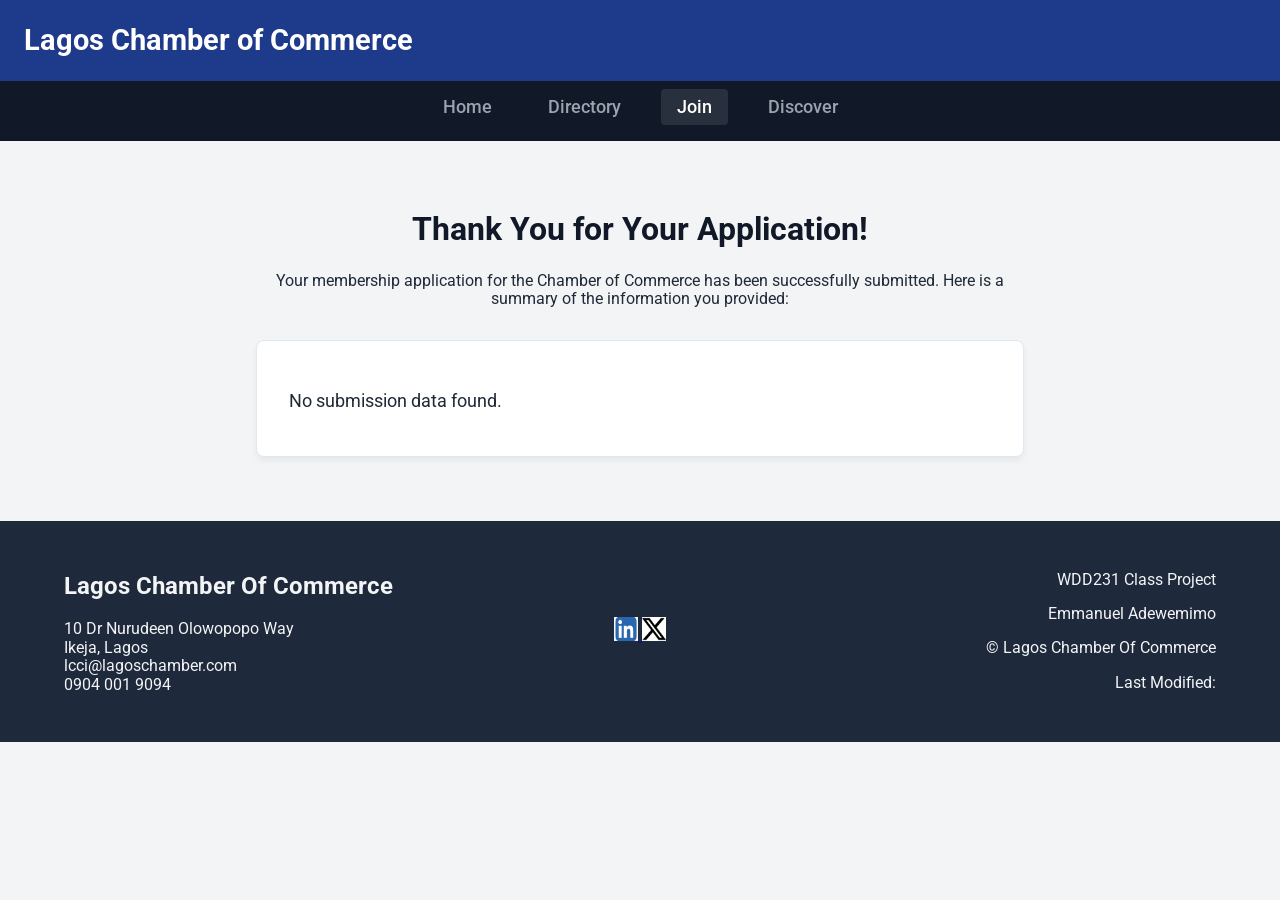
<file: chamber/thank-you.html>
<!DOCTYPE html>
<html lang="en">
<head>
    <meta charset="UTF-8">
    <meta name="viewport" content="width=device-width, initial-scale=1.0">
    <meta name="author" content="Adewemimo Emmanuel">
    <meta name="description" content="Chamber of Commerce application confirmation page for WDD 231.">
    <title>Thank You - Lagos Chamber of Commerce</title>
    <link rel="icon" href="images/favicon.ico">
    <meta property="og:title" content="Thank You - Lagos Chamber of Commerce">
    <meta property="og:description" content="Thank you for submitting your chamber membership application.">
    <meta property="og:image" content="https://emmyx8861.github.io/wdd231/chamber/images/logo.svg">
    <meta property="og:url" content="https://emmyx8861.github.io/wdd231/chamber/thank-you.html">
    <link rel="preconnect" href="https://fonts.googleapis.com">
    <link rel="preconnect" href="https://fonts.gstatic.com" crossorigin>
    <link href="https://fonts.googleapis.com/css2?family=Roboto:ital,wght@0,300;0,400;0,700;1,400&display=swap" rel="stylesheet">
    <link rel="stylesheet" href="styles/normalize.css">
    <link rel="stylesheet" href="styles/base.css">
    <link rel="stylesheet" href="styles/large.css">
    <script src="scripts/join.js" defer></script>
</head>
<body>

    <header>
        
        <p class="header-title">Lagos Chamber of Commerce</p>
    </header>

    <nav>
        
        <ul class="nav-menu">
            <li><a href="index.html">Home</a></li>
            <li><a href="directory.html">Directory</a></li>
            <li><a href="join.html" class="active">Join</a></li>
            <li><a href="discover.html">Discover</a></li>
        </ul>
      
    </nav>

    <main>
        <div class="thank-you-container">
    <h1>Thank You for Your Application!</h1>
    <p>Your membership application for the Chamber of Commerce has been successfully submitted. Here is a summary of the information you provided:</p>
    
    <div id="submission-results" class="results-card">
    </div>
</div>
    </main>

    <footer>
         <div class="contact-details">
            <h2>Lagos Chamber Of Commerce</h2>
            <p>
                10 Dr Nurudeen Olowopopo Way<br>
                Ikeja, Lagos<br>
                lcci@lagoschamber.com<br>
                0904 001 9094
            </p>
        </div>

        <div class="social-links">
            <a href="https://www.linkedin.com" target="_blank" rel="noopener">
                <img src="images/linkedin-icon.png" alt="LinkedIn Profile" width="24" height="24" loading="lazy">
            </a>
            <a href="https://x.com" target="_blank" rel="noopener">
                <img src="images/twitter-icon.png" alt="Twitter Profile" width="24" height="24" loading="lazy">
            </a>
        </div>
        
        <div class="footer-details">
            <p>WDD231 Class Project</p>
            <p>Emmanuel Adewemimo</p>
            <p>&copy; <span id="current-year"></span> Lagos Chamber Of Commerce</p>
            <p>Last Modified: <span id="lastModified"></span></p>
        </div>
    </footer>

</body>
</html>
</file>
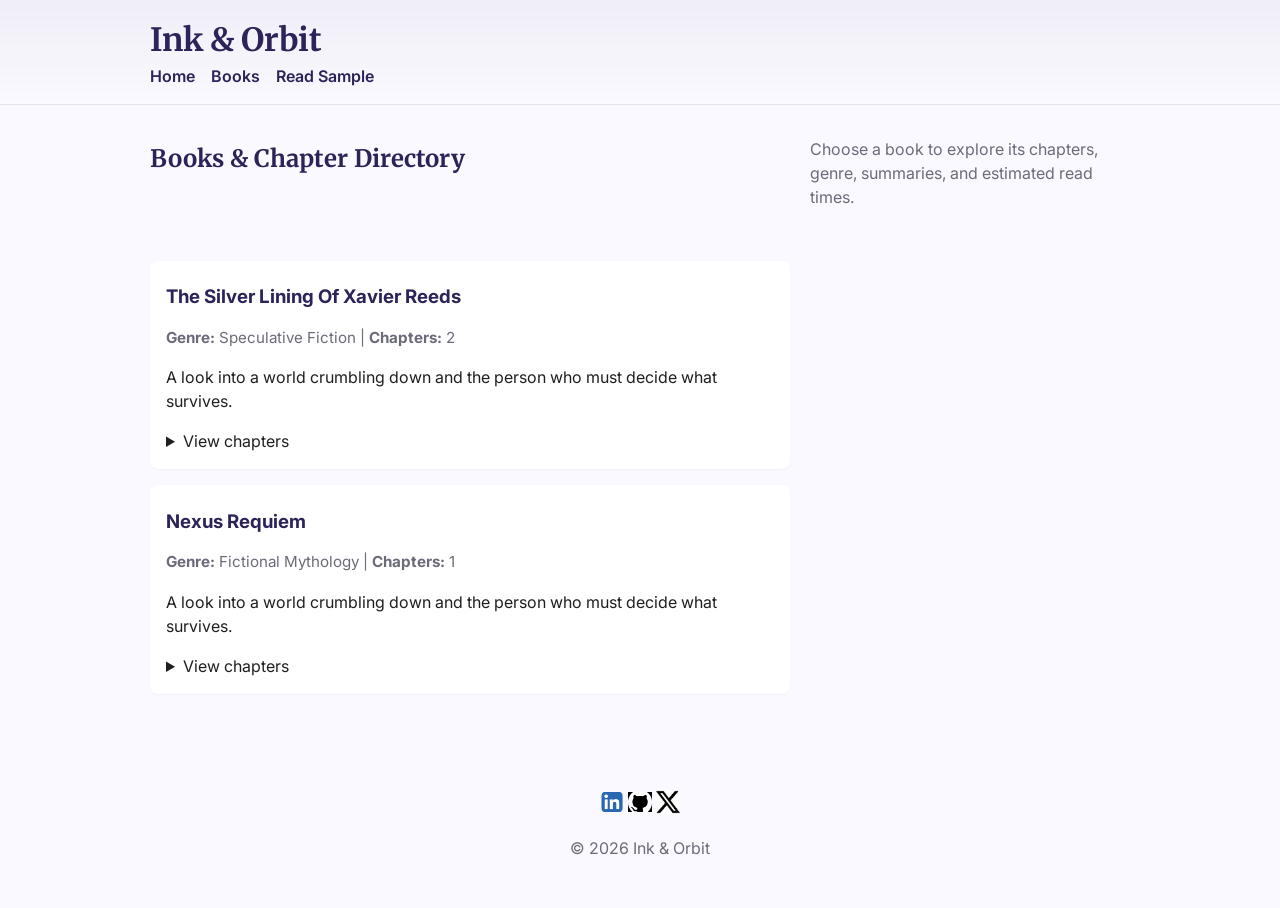
<file: final-project/books.html>
<!doctype html>
<html lang="en">
<head>
  <meta charset="utf-8">
  <meta name="viewport" content="width=device-width, initial-scale=1">
  <meta property="og:title" content="Ink & Orbit — Books">
  <meta property="og:description" content="A collection of books by Ink & Orbit">
  <meta property="og:image" content="images/book-cover.jpg">
  <meta property="og:url" content="https://emmyx8861.github.io/wdd231/books.html">
  <title>Ink & Orbit — Books</title>
  <meta name="description" content="A collection of books by Ink & Orbit">
  <meta name="author" content="Adewemimo Emmanuel">
  <link rel="preconnect" href="https://fonts.googleapis.com">
  <link rel="preconnect" href="https://fonts.gstatic.com" crossorigin>
  <link href="https://fonts.googleapis.com/css2?family=Inter:wght@300;400;600&family=Merriweather:wght@700&display=swap" rel="stylesheet">
  <link rel="stylesheet" href="styles/normalize.css">
  <link rel="stylesheet" href="styles/author-portfolio.css">
</head>
<body>
  <header class="site-header">
    <div class="container">
      <h1 class="site-title">Ink & Orbit</h1>
      <nav aria-label="Main navigation">
        <ul class="nav">
          <li><a href="index.html">Home</a></li>
          <li><a href="books.html">Books</a></li>
          <li><a href="chapter.html">Read Sample</a></li>
        </ul>
      </nav>
    </div>
  </header>

  <main class="container">
    <h2>Books & Chapter Directory</h2>
    <p class="muted">Choose a book to explore its chapters, genre, summaries, and estimated read times.</p>

    <section class="book-list" id="book-list" aria-live="polite">
      <p class="muted">Loading books...</p>
    </section>

  </main>

  <footer class="site-footer">
    <div class="container">
      <div class="social-links">
        <a href="https://www.linkedin.com/in/emmanuel-adewemimo" target="_blank" rel="noopener"><img src="images/linkedin-icon.png" alt="LinkedIn Profile"></a>
        <a href="https://github.com/Emmyx8861" target="_blank" rel="noopener"><img src="images/github-icon.png" alt="GitHub Repository"></a>
        <a href="https://x.com" target="_blank" rel="noopener"><img src="images/twitter-icon.png" alt="Twitter Profile"></a>
      </div>
      <p>&copy; 2026 Ink & Orbit</p>
    </div>
  </footer>
  <script src="scripts/app.js" defer></script>
</body>
</html>
</file>
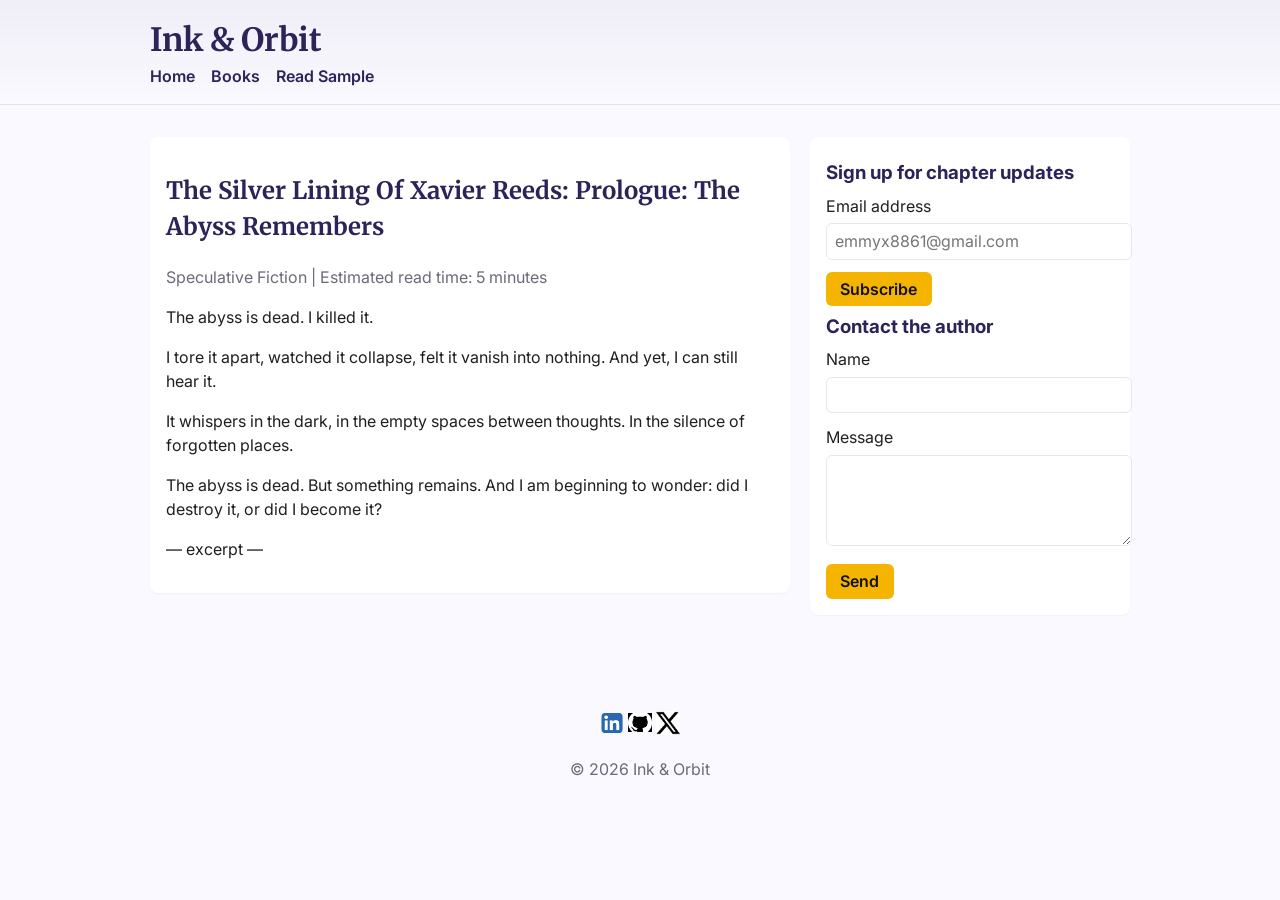
<file: final-project/chapter.html>
<!doctype html>
<html lang="en">
<head>
  <meta charset="utf-8">
  <meta name="viewport" content="width=device-width, initial-scale=1">
  <meta property="og:title" content="Ink & Orbit — Sample Chapter">
  <meta property="og:description" content="Read a sample chapter from 'The Silver Lining Of Xavier Reeds'">
  <meta property="og:image" content="images/book-cover.jpg">
  <meta property="og:url" content="https://emmyx8861.github.io/wdd231/chapter.html">
  <meta name="viewport" content="width=device-width, initial-scale=1">
  <meta name="description" content="Read a sample chapter from 'The Silver Lining Of Xavier Reeds'">
  <meta name="author" content="Adewemimo Emmanuel">
  <title>Ink & Orbit — Sample Chapter & Contact</title>
  <link rel="preconnect" href="https://fonts.googleapis.com">
  <link rel="preconnect" href="https://fonts.gstatic.com" crossorigin>
  <link href="https://fonts.googleapis.com/css2?family=Inter:wght@300;400;600&family=Merriweather:wght@700&display=swap" rel="stylesheet">
  <link rel="stylesheet" href="styles/normalize.css">
  <link rel="stylesheet" href="styles/author-portfolio.css">
</head>
<body>
  <header class="site-header">
    <div class="container">
      <h1 class="site-title">Ink & Orbit</h1>
      <nav aria-label="Main navigation">
        <ul class="nav">
          <li><a href="index.html">Home</a></li>
          <li><a href="books.html">Books</a></li>
          <li><a href="chapter.html">Read Sample</a></li>
        </ul>
      </nav>
    </div>
  </header>

  <main class="container">
    <article class="card">
      <h2 id="chapter-title">Loading sample...</h2>
      <p class="muted" id="chapter-meta"></p>
      <section class="sample" id="chapter-content" aria-live="polite"></section>
    </article>

    <aside class="card contact">
      <h3>Sign up for chapter updates</h3>
      <form id="signup" action="#" method="post" aria-label="Newsletter signup">
        <label for="email">Email address</label>
        <input id="email" name="email" type="email" placeholder="emmyx8861@gmail.com" required>
        <button class="btn" type="submit">Subscribe</button>
      </form>

      <h3>Contact the author</h3>
      <form id="contact" action="#" method="post" aria-label="Contact form">
        <label for="name">Name</label>
        <input id="name" name="name" type="text" required>
        <label for="message">Message</label>
        <textarea id="message" name="message" rows="4" required></textarea>
        <button class="btn" type="submit">Send</button>
      </form>
    </aside>

  </main>

  <footer class="site-footer">
    <div class="container">
      <div class="social-links">
        <a href="https://www.linkedin.com/in/emmanuel-adewemimo" target="_blank" rel="noopener"><img src="images/linkedin-icon.png" alt="LinkedIn Profile"></a>
        <a href="https://github.com/Emmyx8861" target="_blank" rel="noopener"><img src="images/github-icon.png" alt="GitHub Repository"></a>
        <a href="https://x.com" target="_blank" rel="noopener"><img src="images/twitter-icon.png" alt="Twitter Profile"></a>
      </div>
      <p>&copy; 2026 Ink & Orbit</p>
    </div>
  </footer>
  <script src="scripts/app.js" defer></script>
</body>
</html>
</file>
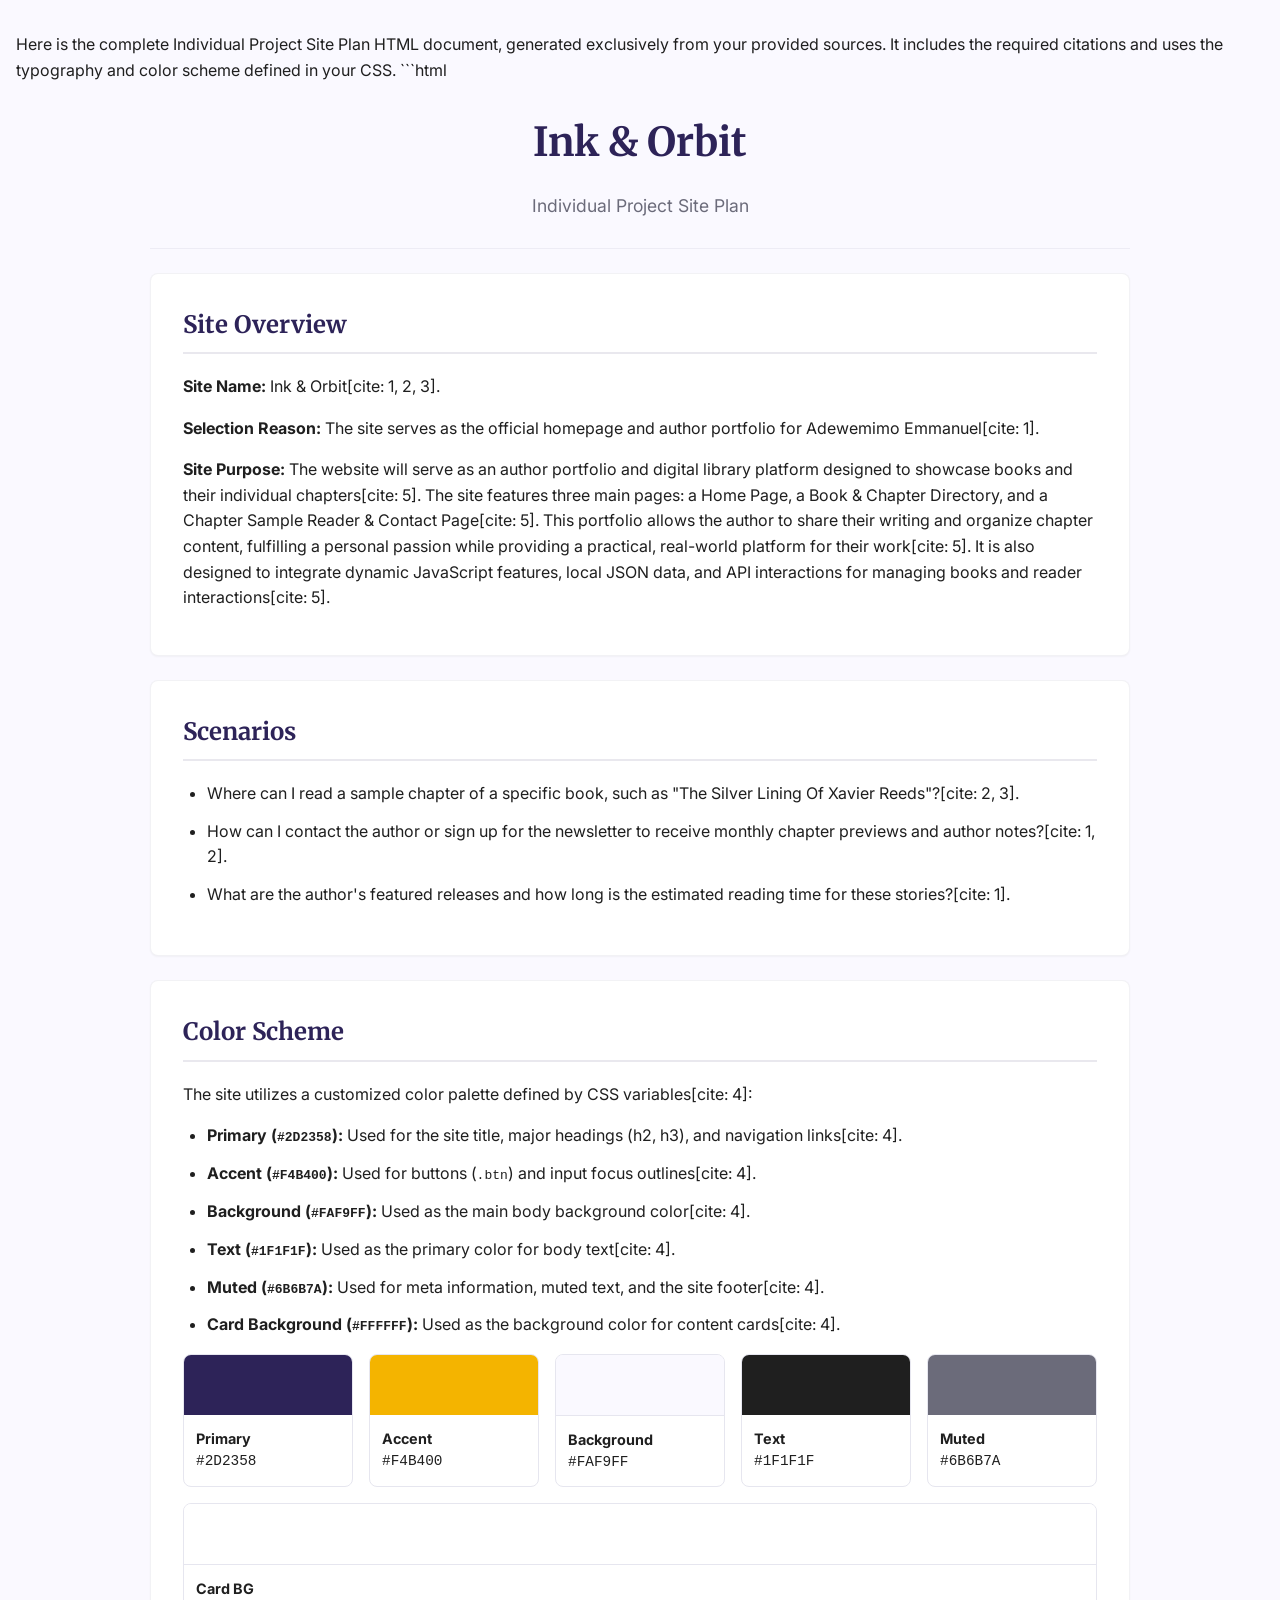
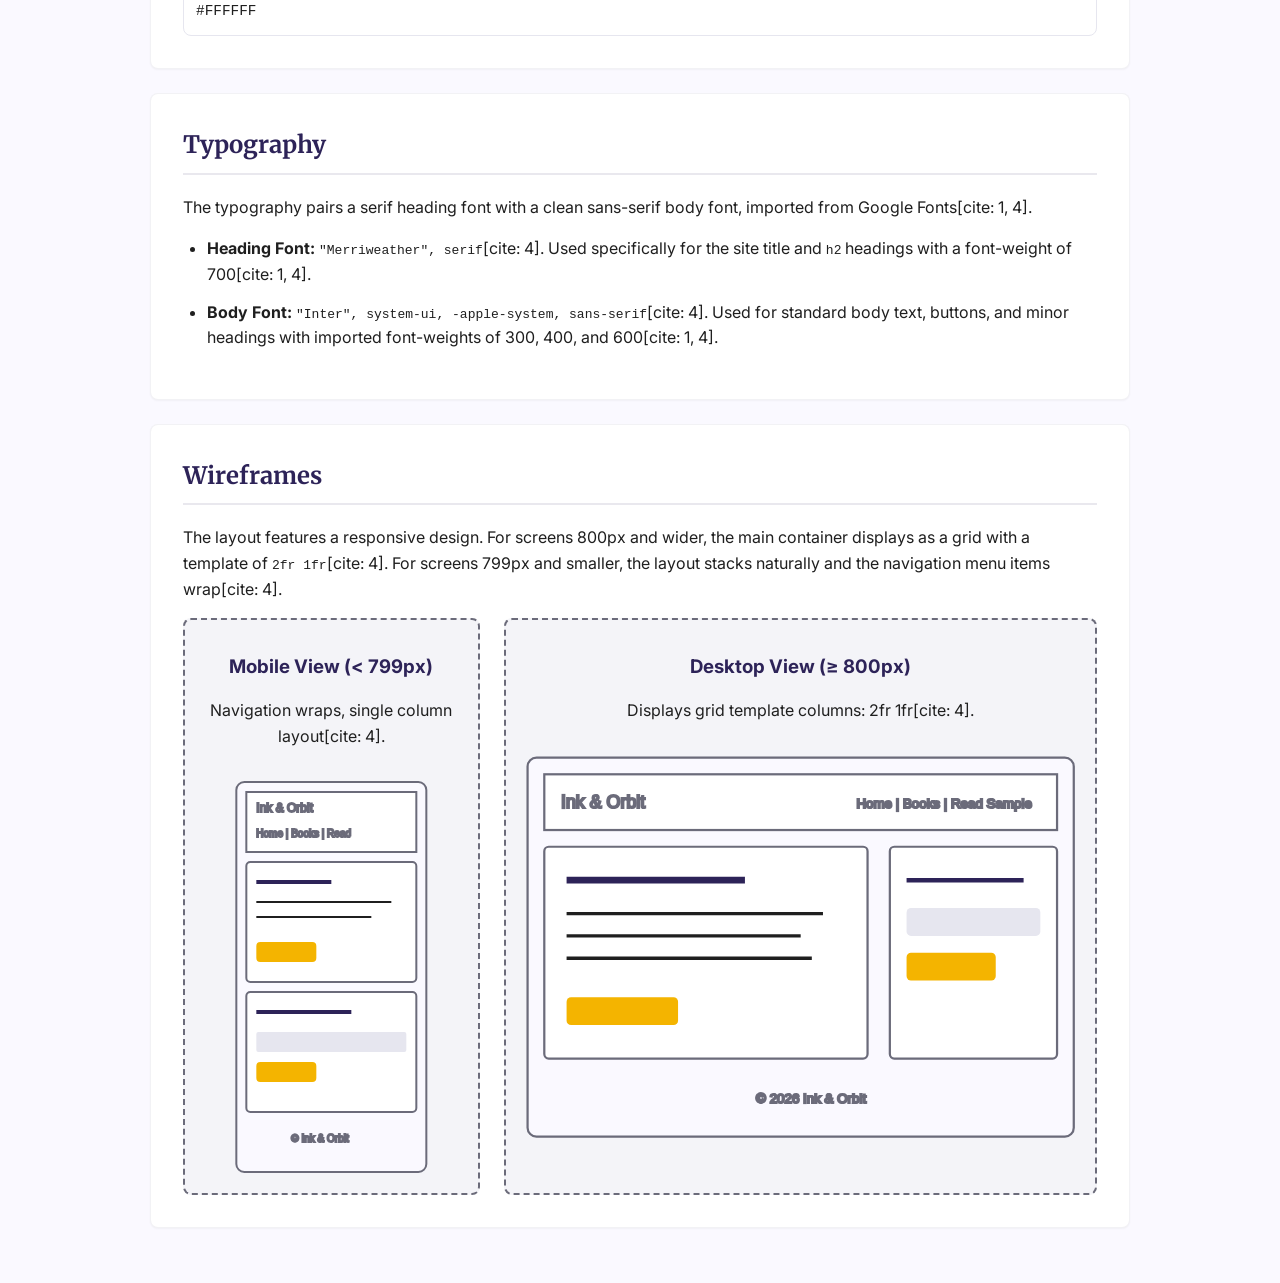
<file: final-project/siteplan.html>
Here is the complete Individual Project Site Plan HTML document, generated exclusively from your provided sources. It includes the required citations and uses the typography and color scheme defined in your CSS.

```html
<!DOCTYPE html>
<html lang="en">
<head>
  <meta charset="utf-8">
  <meta name="viewport" content="width=device-width, initial-scale=1.0">
  <meta property="og:title" content="Ink & Orbit — Books">
  <meta property="og:description" content="A collection of books by Ink & Orbit">
  <meta property="og:image" content="images/book-cover.jpg">
  <meta property="og:url" content="https://emmyx8861.github.io/wdd231/books.html">
  <title>Site Plan - Ink & Orbit</title>
  <meta name="description" content="A collection of books by Ink & Orbit">
  <meta name="author" content="Adewemimo Emmanuel">
  <link rel="preconnect" href="https://fonts.googleapis.com">
  <link rel="preconnect" href="https://fonts.gstatic.com" crossorigin>
  <link href="https://fonts.googleapis.com/css2?family=Inter:wght@300;400;600&family=Merriweather:wght@700&display=swap" rel="stylesheet">
  
  <style>
    :root {
      --primary: #2D2358; 
      --accent: #F4B400;  
      --bg: #FAF9FF;      
      --muted: #6B6B7A;   
      --text: #1F1F1F;    
      --card-bg: #FFFFFF; 
      --radius: 8px;
    }

    body {
      font-family: "Inter", system-ui, -apple-system, "Segoe UI", Roboto, "Helvetica Neue", Arial;
      color: var(--text);
      background: var(--bg);
      margin: 0;
      line-height: 1.6;
      padding: 2rem 1rem;
    }

    h1.site-title {
      font-family: "Merriweather", serif;
      font-weight: 700;
      color: var(--primary);
      text-align: center;
      font-size: 2.5rem;
      margin-bottom: 0.5rem;
    }

    .container {
      max-width: 980px;
      margin: 0 auto;
    }

    header {
      margin-bottom: 2rem;
      border-bottom: 1px solid rgba(45,35,88,0.06);
      padding-bottom: 1rem;
    }

    .subtitle {
      text-align: center;
      color: var(--muted);
      font-size: 1.1rem;
    }

    .card {
      background: var(--card-bg);
      border-radius: var(--radius);
      padding: 2rem;
      box-shadow: 0 1px 2px rgba(31,31,31,0.04);
      margin: 1.5rem 0;
      border: 1px solid rgba(45,35,88,0.06);
    }

    h2 { 
      color: var(--primary); 
      font-family: "Merriweather", serif; 
      border-bottom: 2px solid rgba(45,35,88,0.1);
      padding-bottom: 0.5rem;
      margin-top: 0;
    }

    h3 { 
      color: var(--primary); 
      margin: 1rem 0 0.5rem 0; 
      font-family: "Inter", sans-serif;
    }

    p, li { margin-bottom: 0.75rem; }
    ul { padding-left: 1.5rem; }

    .swatch-grid {
      display: flex;
      gap: 1rem;
      flex-wrap: wrap;
      margin-top: 1rem;
    }
    
    .swatch {
      flex: 1 1 150px;
      border-radius: var(--radius);
      border: 1px solid #E6E6EF;
      overflow: hidden;
      background: var(--card-bg);
    }

    .swatch-color { height: 60px; }
    .swatch-info { padding: 0.75rem; font-size: 0.9rem; }
    
    .wireframe-grid {
      display: grid;
      grid-template-columns: 1fr;
      gap: 1.5rem;
      margin-top: 1rem;
    }

    @media (min-width: 800px) {
      .wireframe-grid { grid-template-columns: 1fr 2fr; }
    }

    .wireframe-box {
      border: 2px dashed var(--muted);
      border-radius: var(--radius);
      padding: 1rem;
      background: #f4f4f8;
      text-align: center;
    }
    
    .wireframe-box svg {
      width: 100%;
      height: auto;
      max-height: 400px;
      margin-top: 1rem;
    }
  </style>
</head>
<body>

  <header class="container">
    <h1 class="site-title">Ink & Orbit</h1>
    <p class="subtitle">Individual Project Site Plan</p>
  </header>

  <main class="container">

    <section class="card" id="site-overview">
      <h2>Site Overview</h2>
      <p><strong>Site Name:</strong> Ink & Orbit[cite: 1, 2, 3].</p>
      <p><strong>Selection Reason:</strong> The site serves as the official homepage and author portfolio for Adewemimo Emmanuel[cite: 1].</p>
      <p><strong>Site Purpose:</strong> The website will serve as an author portfolio and digital library platform designed to showcase books and their individual chapters[cite: 5]. The site features three main pages: a Home Page, a Book & Chapter Directory, and a Chapter Sample Reader & Contact Page[cite: 5]. This portfolio allows the author to share their writing and organize chapter content, fulfilling a personal passion while providing a practical, real-world platform for their work[cite: 5]. It is also designed to integrate dynamic JavaScript features, local JSON data, and API interactions for managing books and reader interactions[cite: 5].</p>
    </section>

    <section class="card" id="scenarios">
      <h2>Scenarios</h2>
      <ul>
        <li>Where can I read a sample chapter of a specific book, such as "The Silver Lining Of Xavier Reeds"?[cite: 2, 3].</li>
        <li>How can I contact the author or sign up for the newsletter to receive monthly chapter previews and author notes?[cite: 1, 2].</li>
        <li>What are the author's featured releases and how long is the estimated reading time for these stories?[cite: 1].</li>
      </ul>
    </section>

    <section class="card" id="color-scheme">
      <h2>Color Scheme</h2>
      <p>The site utilizes a customized color palette defined by CSS variables[cite: 4]:</p>
      
      <ul>
        <li><strong>Primary (<code>#2D2358</code>):</strong> Used for the site title, major headings (h2, h3), and navigation links[cite: 4].</li>
        <li><strong>Accent (<code>#F4B400</code>):</strong> Used for buttons (<code>.btn</code>) and input focus outlines[cite: 4].</li>
        <li><strong>Background (<code>#FAF9FF</code>):</strong> Used as the main body background color[cite: 4].</li>
        <li><strong>Text (<code>#1F1F1F</code>):</strong> Used as the primary color for body text[cite: 4].</li>
        <li><strong>Muted (<code>#6B6B7A</code>):</strong> Used for meta information, muted text, and the site footer[cite: 4].</li>
        <li><strong>Card Background (<code>#FFFFFF</code>):</strong> Used as the background color for content cards[cite: 4].</li>
      </ul>

      <div class="swatch-grid">
        <div class="swatch">
          <div class="swatch-color" style="background-color: #2D2358;"></div>
          <div class="swatch-info"><strong>Primary</strong><br><code>#2D2358</code></div>
        </div>
        <div class="swatch">
          <div class="swatch-color" style="background-color: #F4B400;"></div>
          <div class="swatch-info"><strong>Accent</strong><br><code>#F4B400</code></div>
        </div>
        <div class="swatch">
          <div class="swatch-color" style="background-color: #FAF9FF; border-bottom: 1px solid #E6E6EF;"></div>
          <div class="swatch-info"><strong>Background</strong><br><code>#FAF9FF</code></div>
        </div>
        <div class="swatch">
          <div class="swatch-color" style="background-color: #1F1F1F;"></div>
          <div class="swatch-info"><strong>Text</strong><br><code>#1F1F1F</code></div>
        </div>
        <div class="swatch">
          <div class="swatch-color" style="background-color: #6B6B7A;"></div>
          <div class="swatch-info"><strong>Muted</strong><br><code>#6B6B7A</code></div>
        </div>
        <div class="swatch">
          <div class="swatch-color" style="background-color: #FFFFFF; border-bottom: 1px solid #E6E6EF;"></div>
          <div class="swatch-info"><strong>Card BG</strong><br><code>#FFFFFF</code></div>
        </div>
      </div>
    </section>

    <section class="card" id="typography">
      <h2>Typography</h2>
      <p>The typography pairs a serif heading font with a clean sans-serif body font, imported from Google Fonts[cite: 1, 4].</p>
      <ul>
        <li><strong>Heading Font:</strong> <code>"Merriweather", serif</code>[cite: 4]. Used specifically for the site title and <code>h2</code> headings with a font-weight of 700[cite: 1, 4].</li>
        <li><strong>Body Font:</strong> <code>"Inter", system-ui, -apple-system, sans-serif</code>[cite: 4]. Used for standard body text, buttons, and minor headings with imported font-weights of 300, 400, and 600[cite: 1, 4].</li>
      </ul>
    </section>

    <section class="card" id="wireframes">
      <h2>Wireframes</h2>
      <p>The layout features a responsive design. For screens 800px and wider, the main container displays as a grid with a template of <code>2fr 1fr</code>[cite: 4]. For screens 799px and smaller, the layout stacks naturally and the navigation menu items wrap[cite: 4].</p>

      <div class="wireframe-grid">
        <!-- Mobile View -->
        <div class="wireframe-box">
          <h3>Mobile View (&lt; 799px)</h3>
          <p class="muted">Navigation wraps, single column layout[cite: 4].</p>
          <svg viewBox="0 0 200 400" fill="none" stroke="var(--muted)" stroke-width="2" xmlns="http://www.w3.org/2000/svg">
            <rect x="5" y="5" width="190" height="390" rx="8" fill="var(--bg)"/>
            <!-- Header -->
            <rect x="15" y="15" width="170" height="60" fill="var(--card-bg)"/>
            <text x="25" y="35" font-size="12" fill="var(--primary)" font-family="sans-serif">Ink & Orbit</text>
            <text x="25" y="60" font-size="10" fill="var(--text)" font-family="sans-serif">Home | Books | Read</text>
            <!-- Content Card 1 -->
            <rect x="15" y="85" width="170" height="120" rx="4" fill="var(--card-bg)"/>
            <line x1="25" y1="105" x2="100" y2="105" stroke="var(--primary)" stroke-width="4"/>
            <line x1="25" y1="125" x2="160" y2="125" stroke="var(--text)"/>
            <line x1="25" y1="140" x2="140" y2="140" stroke="var(--text)"/>
            <rect x="25" y="165" width="60" height="20" rx="4" fill="var(--accent)" stroke="none"/>
            <!-- Content Card 2 (Aside equivalent) -->
            <rect x="15" y="215" width="170" height="120" rx="4" fill="var(--card-bg)"/>
            <line x1="25" y1="235" x2="120" y2="235" stroke="var(--primary)" stroke-width="4"/>
            <rect x="25" y="255" width="150" height="20" rx="2" fill="#E6E6EF" stroke="none"/>
            <rect x="25" y="285" width="60" height="20" rx="4" fill="var(--accent)" stroke="none"/>
            <!-- Footer -->
            <text x="60" y="365" font-size="10" fill="var(--muted)" font-family="sans-serif">© Ink & Orbit</text>
          </svg>
        </div>

        <!-- Desktop View -->
        <div class="wireframe-box">
          <h3>Desktop View (&ge; 800px)</h3>
          <p class="muted">Displays grid template columns: 2fr 1fr[cite: 4].</p>
          <svg viewBox="0 0 500 350" fill="none" stroke="var(--muted)" stroke-width="2" xmlns="http://www.w3.org/2000/svg">
            <rect x="5" y="5" width="490" height="340" rx="8" fill="var(--bg)"/>
            <!-- Header -->
            <rect x="20" y="20" width="460" height="50" fill="var(--card-bg)"/>
            <text x="35" y="50" font-size="16" fill="var(--primary)" font-family="sans-serif">Ink & Orbit</text>
            <text x="300" y="50" font-size="12" fill="var(--text)" font-family="sans-serif">Home | Books | Read Sample</text>
            <!-- Main Content 2fr -->
            <rect x="20" y="85" width="290" height="190" rx="4" fill="var(--card-bg)"/>
            <line x1="40" y1="115" x2="200" y2="115" stroke="var(--primary)" stroke-width="6"/>
            <line x1="40" y1="145" x2="270" y2="145" stroke="var(--text)" stroke-width="3"/>
            <line x1="40" y1="165" x2="250" y2="165" stroke="var(--text)" stroke-width="3"/>
            <line x1="40" y1="185" x2="260" y2="185" stroke="var(--text)" stroke-width="3"/>
            <rect x="40" y="220" width="100" height="25" rx="4" fill="var(--accent)" stroke="none"/>
            <!-- Aside Content 1fr -->
            <rect x="330" y="85" width="150" height="190" rx="4" fill="var(--card-bg)"/>
            <line x1="345" y1="115" x2="450" y2="115" stroke="var(--primary)" stroke-width="4"/>
            <rect x="345" y="140" width="120" height="25" rx="4" fill="#E6E6EF" stroke="none"/>
            <rect x="345" y="180" width="80" height="25" rx="4" fill="var(--accent)" stroke="none"/>
            <!-- Footer -->
            <text x="210" y="315" font-size="12" fill="var(--muted)" font-family="sans-serif">© 2026 Ink & Orbit</text>
          </svg>
        </div>
      </div>
    </section>

  </main>
</body>
</html>
</file>
<file: styles/small.css>
:root {
    --primary-color: #1e3a8a;      
    --secondary-color: #0d9488;    
    --gold-color: #d97706;         
    --silver-color: #9ca3af;       
    --bronze-color: #b45309;       
    --bg-light: #f9fafb;           
    --text-dark: #1f2937;          
    --text-muted: #4b5563;         
    --card-bg: #ffffff;            
    --transition: all 0.3s ease-in-out;
}

body {
    font-family: system-ui, -apple-system, BlinkMacSystemFont, "Segoe UI", Roboto, Helvetica, Arial, sans-serif;
    background-color: var(--bg-light);
    color: var(--text-dark);
    line-height: 1.5;
    margin: 0;
    padding: 0;
    display: flex;
    flex-direction: column;
    min-height: 100vh;
}

header {
    background-color: var(--primary-color);
    color: white;
    padding: 1.5rem 1rem;
    text-align: center;
    box-shadow: 0 4px 6px -1px rgba(0, 0, 0, 0.1);
}

header h1 {
    margin: 0;
    font-size: 1.5rem;
    font-weight: 700;
}

main {
    flex: 1;
    width: 90%;
    max-width: 1200px;
    margin: 1.5rem auto;
}

.menu {
    display: flex;
    justify-content: center;
    gap: 0.5rem;
    margin-bottom: 1.5rem;
}

.menu button {
    padding: 0.6rem 1.2rem;
    font-size: 0.95rem;
    font-weight: 600;
    background-color: var(--card-bg);
    border: 2px solid var(--primary-color);
    color: var(--primary-color);
    border-radius: 6px;
    cursor: pointer;
    transition: var(--transition);
}

.menu button:hover, 
.menu button.active {
    background-color: var(--primary-color);
    color: white;
}

.card {
    background-color: var(--card-bg);
    border: 1px solid #e5e7eb;
    border-radius: 8px;
    padding: 1.25rem;
    box-shadow: 0 2px 4px rgba(0, 0, 0, 0.05);
    transition: var(--transition);
}

.card h3 {
    margin: 0 0 0.25rem 0;
    color: var(--primary-color);
    font-size: 1.2rem;
}

.card .tagline {
    font-style: italic;
    color: var(--text-muted);
    font-size: 0.9rem;
    margin: 0 0 1rem 0;
}

.card-logo {
    display: flex;
    justify-content: center;
    align-items: center;
    margin-bottom: 1rem;
    height: 80px;
}

.card-logo img {
    max-height: 100%;
    max-width: 100%;
    object-fit: contain;
}

.info p {
    margin: 0.4rem 0;
    font-size: 0.85rem;
    color: var(--text-dark);
}

.info p a {
    color: var(--secondary-color);
    text-decoration: none;
    font-weight: 500;
}

.info p a:hover {
    text-decoration: underline;
}

.card.member-gold {
    border-top: 5px solid var(--gold-color);
}
.card.member-silver {
    border-top: 5px solid var(--silver-color);
}
.card.member-bronze {
    border-top: 5px solid var(--bronze-color);
}

.grid, .list {
    display: grid;
    grid-template-columns: 1fr;
    gap: 1.25rem;
}

footer {
    background-color: #1e293b; 
    color: #f3f4f6;
    padding: 2rem 1rem;
    text-align: center;
}

footer h3 {
    color: white;
    margin-top: 0;
    margin-bottom: 0.5rem;
}

footer p {
    font-size: 0.85rem;
    margin: 0.5rem 0;
    color: #9ca3af;
}

.social-links {
    margin: 1.25rem 0;
}

.social-links img {
    width: 24px;
    height: 24px;
    margin: 0 0.5rem;
    transition: var(--transition);
}

.social-links img:hover {
    transform: scale(1.15);
}

.footer-details {
    border-top: 1px solid #374151;
    padding-top: 1rem;
}
</file>
<file: styles/large.css>
header h1 {
    font-size: 2rem;
}
.grid {
    grid-template-columns: repeat(2, 1fr);
    gap: 1.5rem;
}

@media (min-width: 1024px) {
    .grid {
        grid-template-columns: repeat(3, 1fr);
    }
}

.list {
    display: flex;
    flex-direction: column;
    gap: 0.75rem;
}

.list .card {
    display: grid;
    grid-template-columns: 2fr 3fr; 
    align-items: center;
    padding: 0.75rem 1.5rem;
}

.list .card-logo, 
.list .card .tagline {
    display: none;
}

.list .card h3 {
    margin: 0;
    font-size: 1.1rem;
}

.list .info {
    display: flex;
    justify-content: flex-end;
    flex-wrap: wrap;
    gap: 1.5rem;
}

.list .info p {
    margin: 0;
}

footer {
    display: grid;
    grid-template-columns: 1fr auto 1fr;
    align-items: center;
    justify-content: space-between;
    text-align: left;
    padding: 2rem 5%;
}

footer .contact-details {
    grid-column: 1;
}

footer .social-links {
    grid-column: 2;
    margin: 0;
}

footer .footer-details {
    grid-column: 3;
    text-align: right;
    border-top: none;
    padding-top: 0;
}
</file>
<file: chamber/styles/new_large.css>
@media (min-width: 768px) {
    .home-grid {
        grid-template-columns: 2fr 1fr;
        grid-template-areas: 
            "hero hero"
            "events weather"
            "spotlights spotlights";
    }

    .hero { grid-area: hero; }
    .events { grid-area: events; }
    .weather { grid-area: weather; }
    .spotlights { grid-area: spotlights; }

    #spotlight-container {
        grid-template-columns: repeat(auto-fit, minmax(250px, 1fr));
    }
}

@media (min-width: 1024px) {
    .grid {
        grid-template-columns: repeat(3, 1fr);
    }
}
</file>
<file: chamber/styles/base.css>
:root {
    --primary: #1e3a8a;
    --secondary: #111827;
    --bg-light: #f3f4f6;
    --accent: #f59e0b;
    --text-dark: #1f2937;
    --white: #ffffff;
}

* {
    box-sizing: border-box;
}

body {
    font-family: "Segoe UI", Roboto, Helvetica, Arial, sans-serif;
    margin: 0;
    padding: 0;
    background-color: var(--bg-light);
    color: var(--text-dark);
}

header {
    background-color: var(--primary);
    color: var(--white);
    padding: 1.5rem;
    text-align: center;
    position: relative;
}

.header-title {
    margin: 0;
    font-size: 1.8rem;
    font-weight: bold;
}

nav {
    background-color: var(--secondary);
    padding: 0.5rem;
}

nav ul,
.nav-menu {
    list-style: none;
    margin: 0;
    padding: 0;
    display: flex;
    flex-direction: column;
    align-items: center;
    gap: 0.5rem;
}

nav a,
.nav-menu a {
    display: block;
    color: #9ca3af;
    text-decoration: none;
    padding: 0.5rem 1rem;
    font-size: 1.1rem;
    font-weight: 500;
    border-radius: 4px;
    transition: color 0.3s ease, background-color 0.2s ease;
}

nav a:hover, 
nav a:focus,
.nav-menu a:hover, 
.nav-menu a.active {
    background-color: rgba(255, 255, 255, 0.1);
    color: var(--white);
}

main {
    max-width: 1200px;
    width: 90%;
    margin: 2rem auto;
}

h1 {
    text-align: center;
    color: var(--secondary);
    margin-bottom: 1.5rem;
    font-size: 2rem;
}

.home-grid {
    display: grid;
    grid-template-columns: 1fr;
    gap: 1.5rem;
}

.card {
    background: var(--white);
    padding: 1.5rem;
    border-radius: 8px;
    box-shadow: 0 4px 6px rgba(0,0,0,0.05);
}

.hero {
    position: relative;
    border-radius: 8px;
    overflow: hidden;
}

.hero img {
    width: 100%;
    height: 100%;
    object-fit: cover;
    display: block;
}

.hero-content {
    position: absolute;
    top: 50%;
    left: 50%;
    transform: translate(-50%, -50%);
    background-color: rgba(17, 24, 39, 0.85);
    padding: 2rem;
    text-align: center;
    color: var(--white);
    border-radius: 8px;
    width: 80%;
}

.cta-button {
    display: inline-block;
    background-color: var(--accent);
    color: var(--secondary);
    padding: 0.75rem 1.5rem;
    font-weight: bold;
    text-decoration: none;
    border-radius: 5px;
    margin-top: 1rem;
    transition: background-color 0.2s ease;
}

.cta-button:hover {
    background-color: #d97706;
    color: var(--white);
}

.weather-current {
    display: flex;
    align-items: center;
    gap: 10px;
}

#spotlight-container {
    display: grid;
    gap: 1rem;
    grid-template-columns: 1fr;
}

.spotlight-card {
    border: 1px solid #e5e7eb;
    padding: 1rem;
    border-radius: 6px;
    text-align: center;
    background: #fafafa;
}

.membership-badge {
    color: var(--accent);
    font-weight: bold;
    font-size: 0.9rem;
}

.join-layout {
    display: grid;
    grid-template-columns: 1fr;
    gap: 2rem;
    padding: 1rem;
}

.join-form label {
    display: block;
    margin-bottom: 1.2rem;
    font-weight: 500;
}

.join-form input[type="text"],
.join-form input[type="email"],
.join-form input[type="tel"],
.join-form textarea {
    display: block;
    width: 100%;
    padding: 0.75rem;
    margin-top: 0.3rem;
    border: 1px solid #ccc;
    border-radius: 4px;
    font-family: inherit;
}

.join-form input:required {
    border-left: 4px solid #d97706;
}

.join-form input:valid {
    border-left: 4px solid #10b981;
}

.membership-fieldset {
    border: 1px solid #ccc;
    padding: 1rem;
    margin-bottom: 1.2rem;
    border-radius: 4px;
}

.radio-label {
    display: flex;
    align-items: center;
    gap: 0.5rem;
    margin-bottom: 0.5rem;
    font-weight: normal;
}

.submit-btn {
    background-color: var(--primary);
    color: var(--white);
    padding: 1rem 2rem;
    border: none;
    border-radius: 5px;
    font-size: 1.1rem;
    cursor: pointer;
    width: 100%;
}

.submit-btn:hover {
    background-color: var(--secondary);
}

.membership-cards {
    display: flex;
    flex-direction: column;
    gap: 1rem;
}

.level-card {
    background: #f8fafc;
    border: 1px solid #e2e8f0;
    padding: 1.5rem;
    text-align: center;
    border-radius: 8px;
    opacity: 0;
    transform: translateY(20px);
    animation: fadeInUp 0.6s ease-out forwards;
}

.level-card:nth-child(1) { animation-delay: 0.1s; }
.level-card:nth-child(2) { animation-delay: 0.3s; }
.level-card:nth-child(3) { animation-delay: 0.5s; }
.level-card:nth-child(4) { animation-delay: 0.7s; }

@keyframes fadeInUp {
    to {
        opacity: 1;
        transform: translateY(0);
    }
}

.open-modal {
    background-color: transparent;
    border: 2px solid var(--primary);
    color: var(--primary);
    padding: 0.5rem 1rem;
    border-radius: 4px;
    cursor: pointer;
    margin-top: 1rem;
}

dialog {
    border: none;
    border-radius: 8px;
    padding: 2rem;
    box-shadow: 0 4px 10px rgba(0, 0, 0, 0.3);
    max-width: 400px;
    margin: auto;
}

dialog::backdrop {
    background-color: rgba(0, 0, 0, 0.6);
}

.close-modal {
    margin-top: 1.5rem;
    padding: 0.5rem 1rem;
    background-color: #ef4444;
    color: white;
    border: none;
    border-radius: 4px;
    cursor: pointer;
}

.thank-you-container {
    max-width: 800px;
    margin: 2rem auto;
    padding: 1rem;
    text-align: center;
}

.results-card {
    background: #ffffff;
    border: 1px solid #e2e8f0;
    padding: 2rem;
    border-radius: 8px;
    text-align: left;
    margin-top: 2rem;
    box-shadow: 0 4px 6px rgba(0,0,0,0.05);
}

.results-card p {
    margin-bottom: 0.8rem;
    font-size: 1.1rem;
}
    
.discover-hero {
    position: relative;
    border-radius: 12px;
    overflow: hidden;
    margin-bottom: 2rem;
}

.discover-hero img {
    width: 100%;
    display: block;
    object-fit: cover;
}

.hero-overlay {
    position: absolute;
    inset: 0;
    display: flex;
    flex-direction: column;
    justify-content: center;
    align-items: center;
    text-align: center;
    padding: 2rem;
    background: rgba(17, 24, 39, 0.55);
    color: #ffffff;
}

.hero-overlay h1 {
    margin: 0;
    font-size: clamp(2rem, 4vw, 3rem);
    line-height: 1.05;
}

.hero-overlay p {
    max-width: 850px;
    margin-top: 1rem;
    font-size: 1rem;
    line-height: 1.75;
}

.discover-intro,
.visit-notice,
.gallery-section {
    background: #ffffff;
    border-radius: 12px;
    padding: 1.5rem;
    box-shadow: 0 4px 10px rgba(15, 23, 42, 0.08);
    margin-bottom: 1.5rem;
}

.discover-intro h2,
.gallery-section h2 {
    margin-top: 0;
    color: #1e3a8a;
}

.area-facts {
    display: grid;
    gap: 1rem;
    margin-top: 1.25rem;
}

.area-facts div {
    background-color: #f8fafc;
    border: 1px solid #dbeafe;
    border-radius: 10px;
    padding: 1rem;
    color: #0f172a;
}

.visit-notice {
    border: 1px solid #bfdbfe;
    color: #1e3a8a;
    background-color: #eff6ff;
}

.gallery-grid {
    display: grid;
    gap: 1rem;
    grid-template-columns: 1fr;
    grid-template-areas:
        "item1"
        "item2"
        "item3"
        "item4"
        "item5"
        "item6"
        "item7"
        "item8";
}

.item-card {
    display: grid;
    grid-template-rows: auto 200px auto 1fr auto;
    overflow: hidden;
    border: 1px solid #e5e7eb;
    border-radius: 12px;
    background: #ffffff;
}

.item-card figure {
    margin: 0;
    overflow: hidden;
}

.item-card img {
    width: 100%;
    height: 100%;
    object-fit: cover;
    display: block;
    transition: transform 0.3s ease, filter 0.3s ease;
}

@media (hover: hover) and (pointer: fine) {
    .item-card:hover img {
        transform: scale(1.04);
        filter: brightness(0.92) contrast(1.05);
    }
}

.item-card h2 {
    margin: 1rem;
    font-size: 1.25rem;
    line-height: 1.2;
    color: #111827;
}

.item-card address {
    margin: 0 1rem 0.75rem;
    font-style: normal;
    color: #475569;
    font-weight: 500;
}

.item-card p {
    margin: 0 1rem 1rem;
    line-height: 1.6;
    color: #334155;
}

.learn-more {
    margin: 0 1rem 1rem;
    padding: 0.85rem 1rem;
    border: none;
    border-radius: 8px;
    background-color: #1e3a8a;
    color: #ffffff;
    font-weight: 600;
    cursor: pointer;
    transition: background-color 0.2s ease;
    justify-self: start;
}

.learn-more:hover,
.learn-more:focus-visible {
    background-color: #2563eb;
}

.item1 { grid-area: item1; }
.item2 { grid-area: item2; }
.item3 { grid-area: item3; }
.item4 { grid-area: item4; }
.item5 { grid-area: item5; }
.item6 { grid-area: item6; }
.item7 { grid-area: item7; }
.item8 { grid-area: item8; }

footer {
    background-color: #1e293b;
    color: #f3f4f6;
    padding: 2rem 1rem;
    text-align: center;
    margin-top: 3rem;
}
    
@media (min-width: 768px) {
    nav ul,
    .nav-menu {
        flex-direction: row;
        justify-content: center;
        gap: 1.5rem;
        padding-bottom: 0.5rem;
    }

    .home-grid {
        grid-template-columns: repeat(2, 1fr);
    }

    #spotlight-container {
        grid-template-columns: repeat(3, 1fr);
    }

    .join-layout {
        grid-template-columns: 3fr 2fr;
    }

    .area-facts {
        grid-template-columns: repeat(3, minmax(0, 1fr));
    }
}
</file>
<file: final-project/styles/author-portfolio.css>
:root{
  --primary: #2D2358; 
  --accent: #F4B400;  
  --bg: #FAF9FF;      
  --muted: #6B6B7A;   
  --text: #1F1F1F;    
  --card-bg: #FFFFFF; 
  --radius: 8px;
}

body{
  font-family: "Inter", system-ui, -apple-system, "Segoe UI", Roboto, "Helvetica Neue", Arial;
  color: var(--text);
  background: var(--bg);
  margin: 0;
  line-height: 1.5;
}
h1.site-title{
  font-family: "Merriweather", serif;
  font-weight: 700;
  color: var(--primary);
  margin: 0;
}

.container{
  max-width: 980px;
  margin: 0 auto;
  padding: 1rem;
}

.site-header{
  background: linear-gradient(180deg, rgba(45,35,88,0.05), transparent);
  border-bottom: 1px solid rgba(45,35,88,0.06);
}

.nav{ list-style: none; display:flex; gap: 1rem; padding:0; margin:0; align-items:center;}
.nav a{ color: var(--primary); text-decoration:none; font-weight:600; }

.card{
  background: var(--card-bg);
  border-radius: var(--radius);
  padding: 1rem;
  box-shadow: 0 1px 2px rgba(31,31,31,0.04);
  margin: 1rem 0;
}

h2{ color: var(--primary); font-family: "Merriweather", serif; }
h3{ color: var(--primary); margin:0.4rem 0; }
.muted{ color: var(--muted); }
.meta{ color: var(--muted); font-size: 0.95rem; }
.feature{ margin-bottom: 0.75rem; }

.btn{
  display: inline-block;
  background: var(--accent);
  color: #111;
  padding: 0.5rem 0.9rem;
  border-radius: 6px;
  text-decoration: none;
  font-weight: 600;
  border: none;
  cursor: pointer;
}

.cta .btn{ margin-top: 0.5rem; }

.site-footer{
  margin-top: 2rem;
  padding: 1rem 0;
  text-align: center;
  color: var(--muted);
}

.social-links img{
  width: 24px;
  height: 24px;
  object-fit: contain;
}

@media (min-width: 800px){
  main.container{ display: grid; grid-template-columns: 2fr 1fr; gap: 1.25rem; align-items: start; }
  .book-list{ grid-column: 1 / 2; }
  aside.contact{ grid-column: 2 / 3; }
}

@media (max-width: 799px){
  .nav{ flex-wrap:wrap; }
}

input[type="email"], input[type="text"], textarea{
  width:100%; padding:0.5rem; margin:0.35rem 0 0.75rem 0; border-radius:6px; border:1px solid #E6E6EF;
}

:focus{ outline: 3px solid rgba(244,180,0,0.25); outline-offset: 2px; }
</file>
<file: author-portfolio.css>
:root{
  --primary: #2D2358; 
  --accent: #F4B400;  
  --bg: #FAF9FF;      
  --muted: #6B6B7A;   
  --text: #1F1F1F;    
  --card-bg: #FFFFFF; 
  --radius: 8px;
}

body{
  font-family: "Inter", system-ui, -apple-system, "Segoe UI", Roboto, "Helvetica Neue", Arial;
  color: var(--text);
  background: var(--bg);
  margin: 0;
  line-height: 1.5;
}
h1.site-title{
  font-family: "Merriweather", serif;
  font-weight: 700;
  color: var(--primary);
  margin: 0;
}

.container{
  max-width: 980px;
  margin: 0 auto;
  padding: 1rem;
}

.site-header{
  background: linear-gradient(180deg, rgba(45,35,88,0.05), transparent);
  border-bottom: 1px solid rgba(45,35,88,0.06);
}

.nav{ list-style: none; display:flex; gap: 1rem; padding:0; margin:0; align-items:center;}
.nav a{ color: var(--primary); text-decoration:none; font-weight:600; }

.card{
  background: var(--card-bg);
  border-radius: var(--radius);
  padding: 1rem;
  box-shadow: 0 1px 2px rgba(31,31,31,0.04);
  margin: 1rem 0;
}

h2{ color: var(--primary); font-family: "Merriweather", serif; }
h3{ color: var(--primary); margin:0.4rem 0; }
.muted{ color: var(--muted); }
.meta{ color: var(--muted); font-size: 0.95rem; }
.feature{ margin-bottom: 0.75rem; }

.btn{
  display: inline-block;
  background: var(--accent);
  color: #111;
  padding: 0.5rem 0.9rem;
  border-radius: 6px;
  text-decoration: none;
  font-weight: 600;
  border: none;
  cursor: pointer;
}

.cta .btn{ margin-top: 0.5rem; }

.site-footer{
  margin-top: 2rem;
  padding: 1rem 0;
  text-align: center;
  color: var(--muted);
}

@media (min-width: 800px){
  main.container{ display: grid; grid-template-columns: 2fr 1fr; gap: 1.25rem; align-items: start; }
  .book-list{ grid-column: 1 / 2; }
  aside.contact{ grid-column: 2 / 3; }
}

@media (max-width: 799px){
  .nav{ flex-wrap:wrap; }
}

input[type="email"], input[type="text"], textarea{
  width:100%; padding:0.5rem; margin:0.35rem 0 0.75rem 0; border-radius:6px; border:1px solid #E6E6EF;
}

:focus{ outline: 3px solid rgba(244,180,0,0.25); outline-offset: 2px; }
</file>
<file: chamber/styles/small.css>
* {
    box-sizing: border-box;
}

body {
    font-family: "Segoe UI", Roboto, Helvetica, Arial, sans-serif;
    background-color: #f3f4f6;
    color: #1f2937;
    margin: 0;
    padding: 0;
}

header {
    position: relative;
    background-color: #1e3a8a;
    color: white;
    padding: 1.5rem;
    text-align: center;
}

.header-title {
    margin: 0;
    font-size: 1.8rem;
    font-weight: bold;
}

.nav-toggle {
    position: absolute;
    top: 1.25rem;
    right: 1.25rem;
    width: 36px;
    height: 30px;
    background: transparent;
    border: none;
    cursor: pointer;
    display: flex;
    flex-direction: column;
    justify-content: space-between;
    padding: 0;
}

.nav-toggle span {
    display: block;
    height: 3px;
    width: 100%;
    background-color: white;
    border-radius: 2px;
}

.primary-nav {
    display: none;
    width: 100%;
}

.primary-nav.open {
    display: block;
}

.primary-nav ul {
    list-style: none;
    margin: 1rem 0 0 0;
    padding: 0;
    display: flex;
    flex-direction: column;
    gap: 0.5rem;
}

.primary-nav a {
    display: block;
    color: white;
    text-decoration: none;
    font-weight: 600;
    padding: 0.6rem;
    border-radius: 4px;
}

.primary-nav a:hover,
.primary-nav a.current {
    background-color: rgba(255, 255, 255, 0.15);
}

main {
    max-width: 1200px;
    width: 90%;
    margin: 2rem auto;
}

main h1 {
    text-align: center;
    color: #111827;
    margin-bottom: 1.5rem;
    font-size: 2rem;
}

.menu {
    display: flex;
    justify-content: center;
    gap: 10px;
    margin-bottom: 2rem;
}

.menu button {
    padding: 0.6rem 1.5rem;
    font-size: 1rem;
    font-weight: 600;
    border: 2px solid #1e3a8a;
    background-color: white;
    color: #1e3a8a;
    border-radius: 4px;
    cursor: pointer;
    transition: all 0.2s ease-in-out;
}

.menu button.active, .menu button:hover {
    background-color: #1e3a8a;
    color: white;
}

.grid {
    display: grid;
    grid-template-columns: 1fr;
    gap: 1.5rem;
}

.card {
    background-color: #e5e7eb; 
    border-radius: 12px;
    border: 1px solid #d1d5db;
    overflow: hidden;
    display: flex;
    flex-direction: column;
    box-shadow: 0 4px 6px rgba(0, 0, 0, 0.05);
}

.card h3 {
    background-color: #d1d5db; 
    margin: 0;
    padding: 0.75rem 1rem;
    text-align: center;
    font-size: 1.15rem;
    color: #111827;
}

.card .tagline {
    background-color: #d1d5db;
    margin: 0;
    padding: 0 1rem 0.75rem 1rem;
    text-align: center;
    font-style: italic;
    font-size: 0.85rem;
    color: #4b5563;
    border-bottom: 1px solid #9ca3af;
}

.card-body {
    display: grid;
    grid-template-columns: 100px 1fr; 
    align-items: center;
    padding: 1rem;
    gap: 1rem;
    flex-grow: 1;
}

.card-logo {
    display: flex;
    justify-content: center;
    align-items: center;
    background-color: #9ca3af; 
    border: 1px solid #4b5563;
    width: 100px;
    height: 100px;
}

.card-logo img {
    max-width: 100%;
    max-height: 100%;
    object-fit: contain;
}

.info {
    font-size: 0.85rem;
    display: flex;
    flex-direction: column;
    justify-content: center;
}

.info p {
    margin: 0.25rem 0;
    line-height: 1.3;
}

.info a {
    color: #1e3a8a;
    text-decoration: none;
    font-weight: 600;
}

.info a:hover {
    text-decoration: underline;
}

.list {
    display: flex;
    flex-direction: column;
    gap: 0.5rem;
}

.list .card {
    background-color: white;
    border: 1px solid #e5e7eb;
    border-radius: 4px;
    padding: 0.75rem 1rem;
}

.list .card h3 {
    margin: 0 0 0.25rem 0;
    font-size: 1.1rem;
    color: #1e3a8a;
}

.list .card .tagline, .list .card-logo {
    display: none; 
}

.list .card-body {
    grid-template-columns: 1fr;
    padding: 0.5rem 0 0 0;
}

.list .info {
    display: flex;
    flex-wrap: wrap;
    gap: 1.5rem;
    font-size: 0.85rem;
}

.list .info p {
    margin: 0;
}

footer {
    background-color: #1e293b;
    color: #f3f4f6;
    padding: 2rem 1rem;
    text-align: center;
    margin-top: 3rem;
}

footer h2 {
    color: white;
    margin-top: 0;
    margin-bottom: 0.5rem;
    font-size: 1.5rem;
}


footer p {
    font-size: 0.85rem;
    margin: 0.5rem 0;
    color: #9ca3af;
}

.social-links {
    margin: 1.25rem 0;
}

.social-links img {
    width: 24px;
    height: 24px;
    margin: 0 0.5rem;
}

.footer-details {
    border-top: 1px solid #374151;
    padding-top: 1rem;
}
</file>
<file: chamber/styles/large.css>
@media (min-width: 768px) {
    header {
        display: flex;
        align-items: center;
        justify-content: space-between;
        text-align: left;
    }

    .nav-toggle {
        display: none;
    }

    .primary-nav {
        display: block;
        width: auto;
    }

    .primary-nav ul {
        flex-direction: row;
        gap: 0.5rem;
        margin: 0;
    }

    .grid {
        grid-template-columns: repeat(2, 1fr);
    }

    .join-layout {
        grid-template-columns: 2fr 1fr;
    }

    nav ul {
        flex-direction: row;
        justify-content: center;
        gap: 2rem;
        padding-bottom: 0.5rem;
    }

    footer {
        display: grid;
        grid-template-columns: 1fr auto 1fr;
        align-items: center;
        justify-content: space-between;
        text-align: left;
        padding: 2rem 5%;
    }

    footer .contact-details {
        grid-column: 1;
    }

    footer .social-links {
        grid-column: 2;
        margin: 0;
    }

    footer .footer-details {
        grid-column: 3;
        text-align: right;
        border-top: none;
        padding-top: 0;
    }
}

@media (min-width: 1024px) {
    .grid {
        grid-template-columns: repeat(3, 1fr);
    }
}

@media (min-width: 1025px) {
    .gallery-grid {
        grid-template-columns: repeat(4, minmax(0, 1fr));
        grid-template-areas:
            "item1 item1 item2 item3"
            "item1 item1 item4 item5"
            "item6 item7 item7 item8"
            "item6 item7 item7 item8";
    }
}
</file>
<file: chamber/styles/medium.css>
@media (min-width: 641px) and (max-width: 1024px) {
    .discover-hero {
        min-height: 320px;
    }

    .gallery-grid {
        grid-template-columns: repeat(2, minmax(0, 1fr));
        grid-template-areas:
            "item1 item2"
            "item3 item4"
            "item5 item5"
            "item6 item7"
            "item8 item8";
    }
}
</file>
